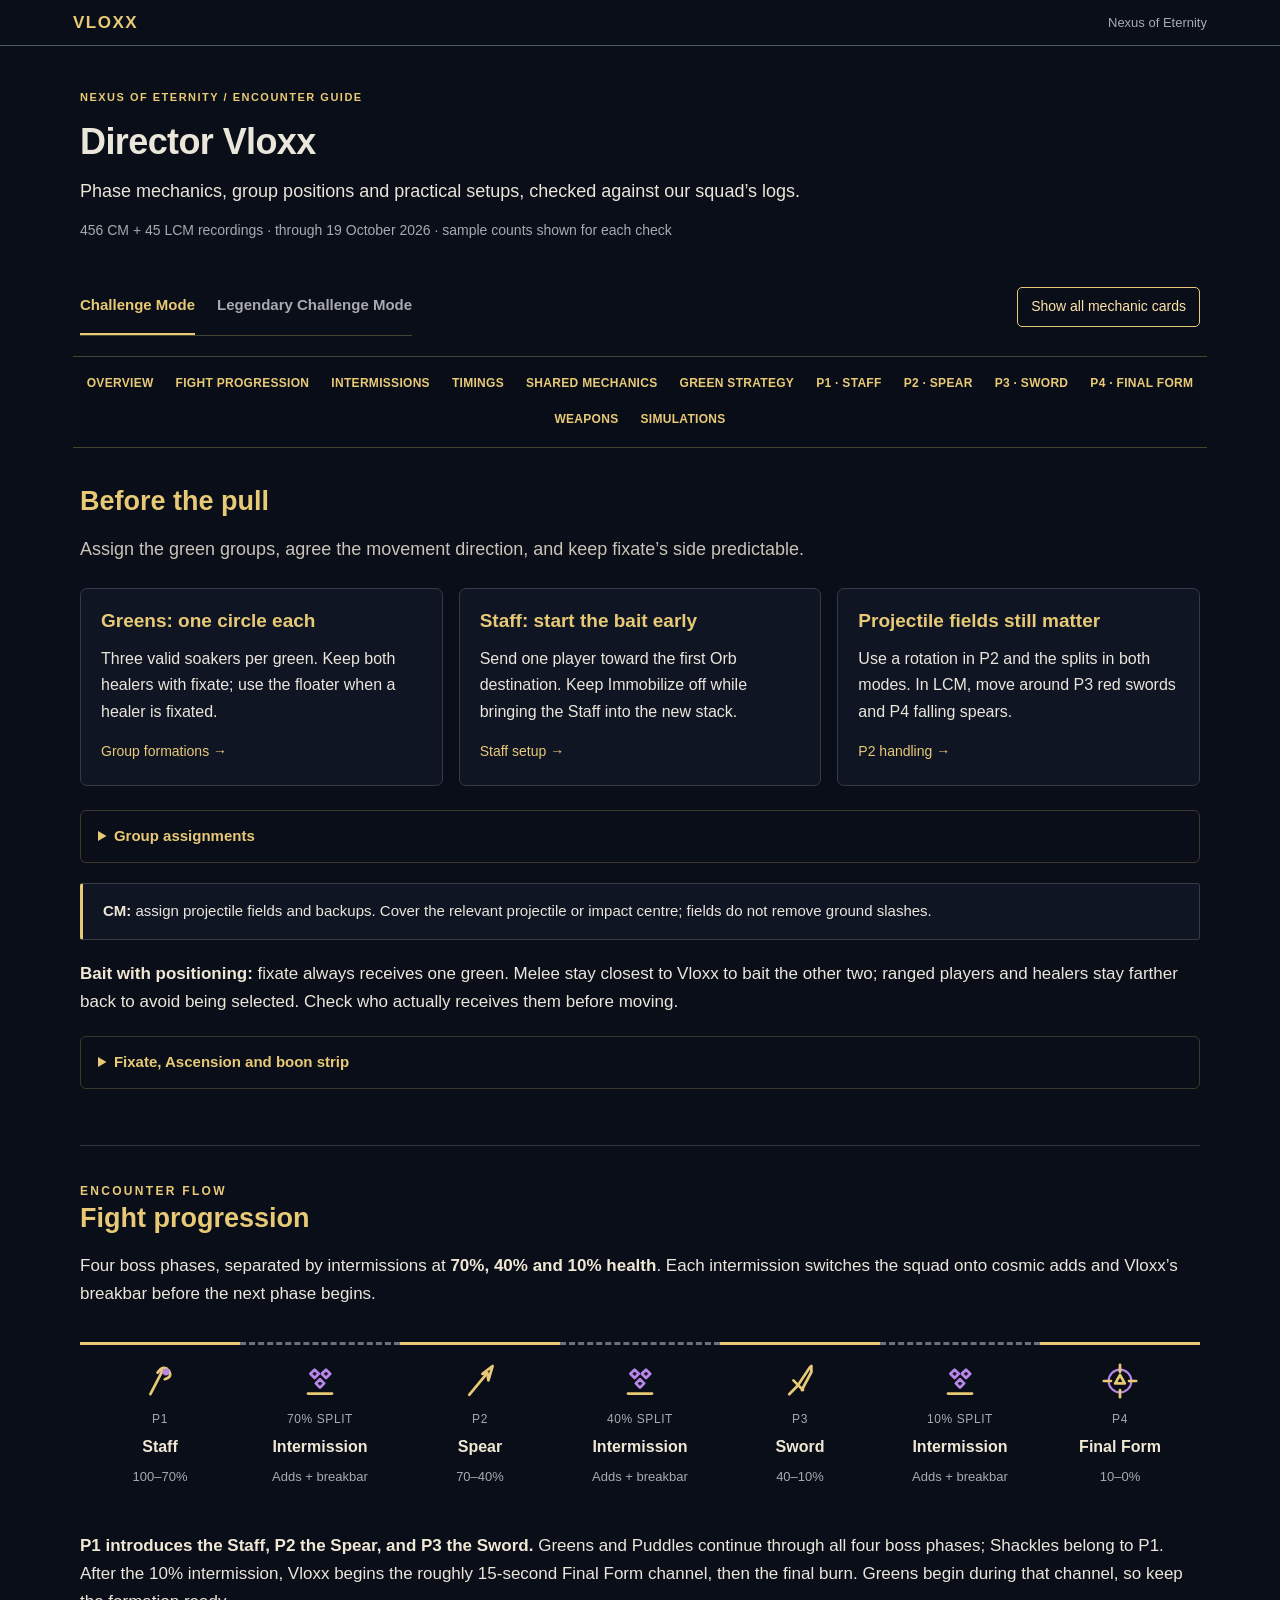
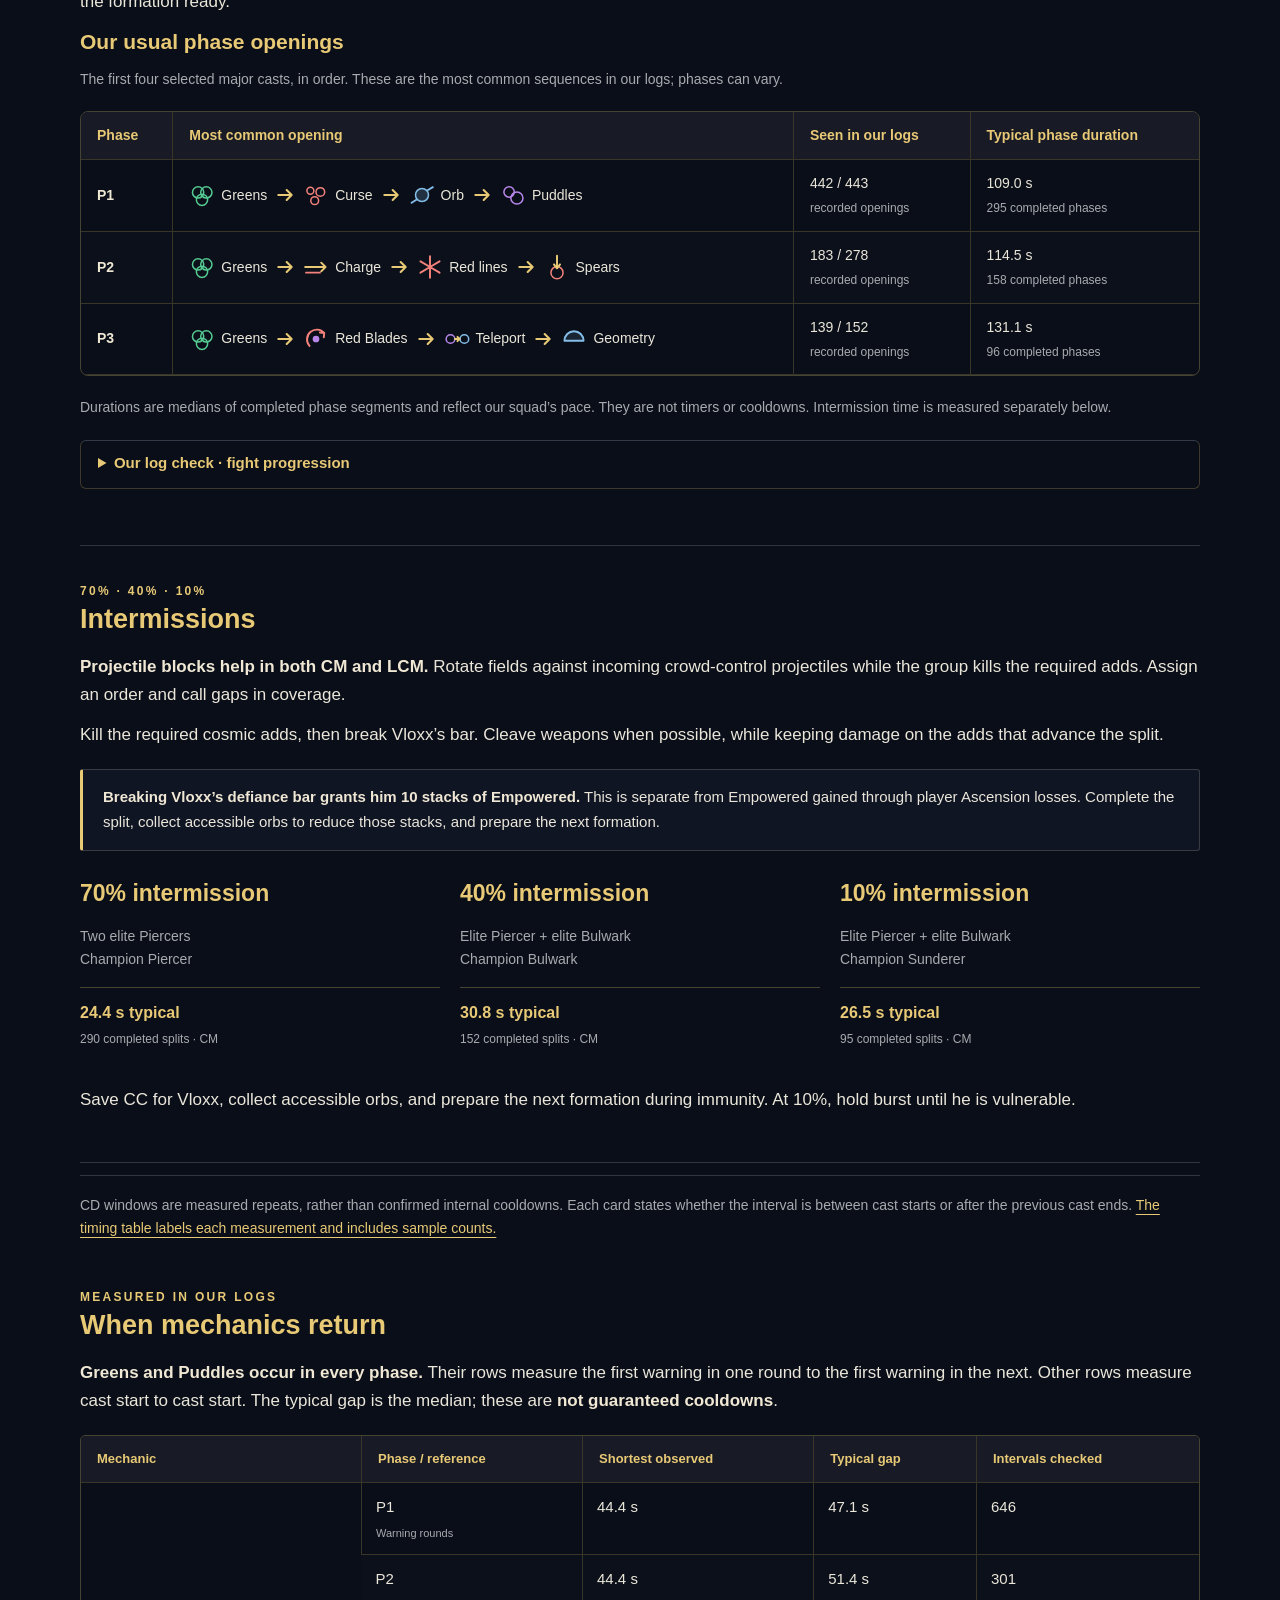
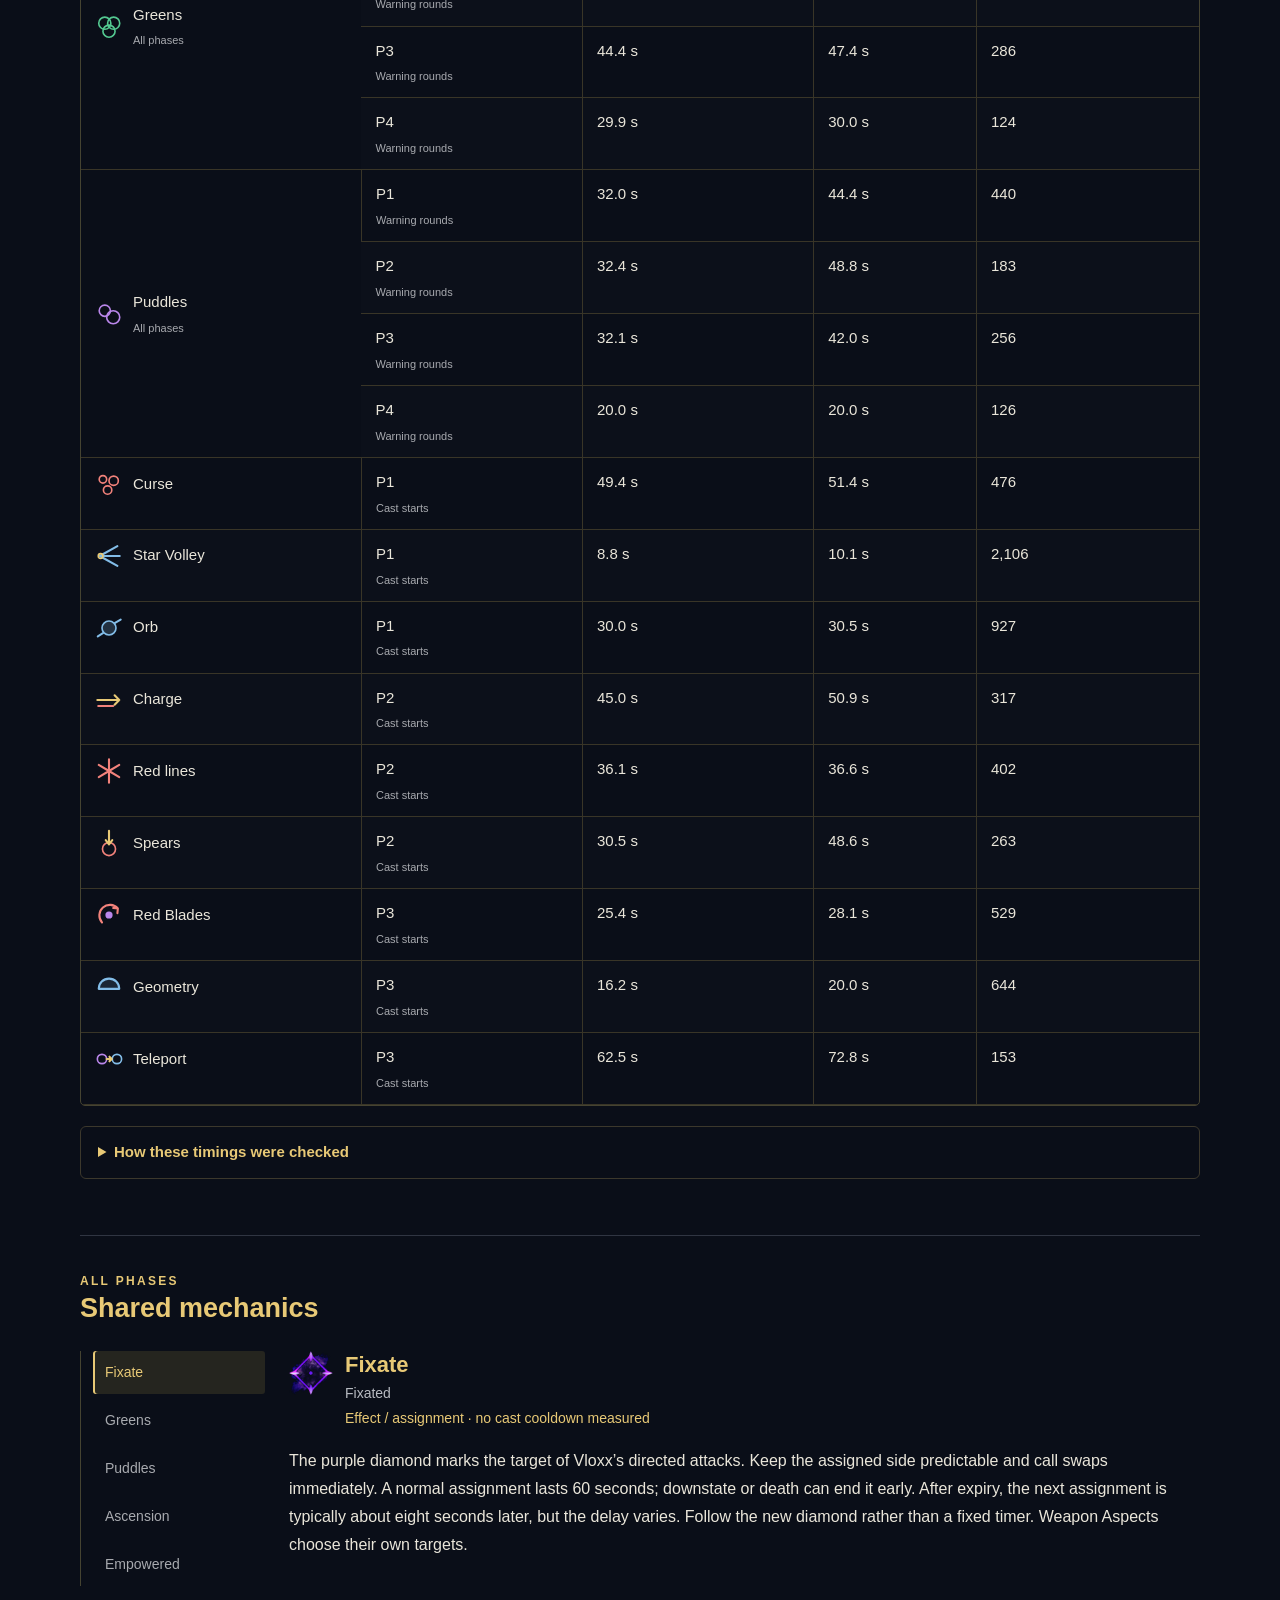
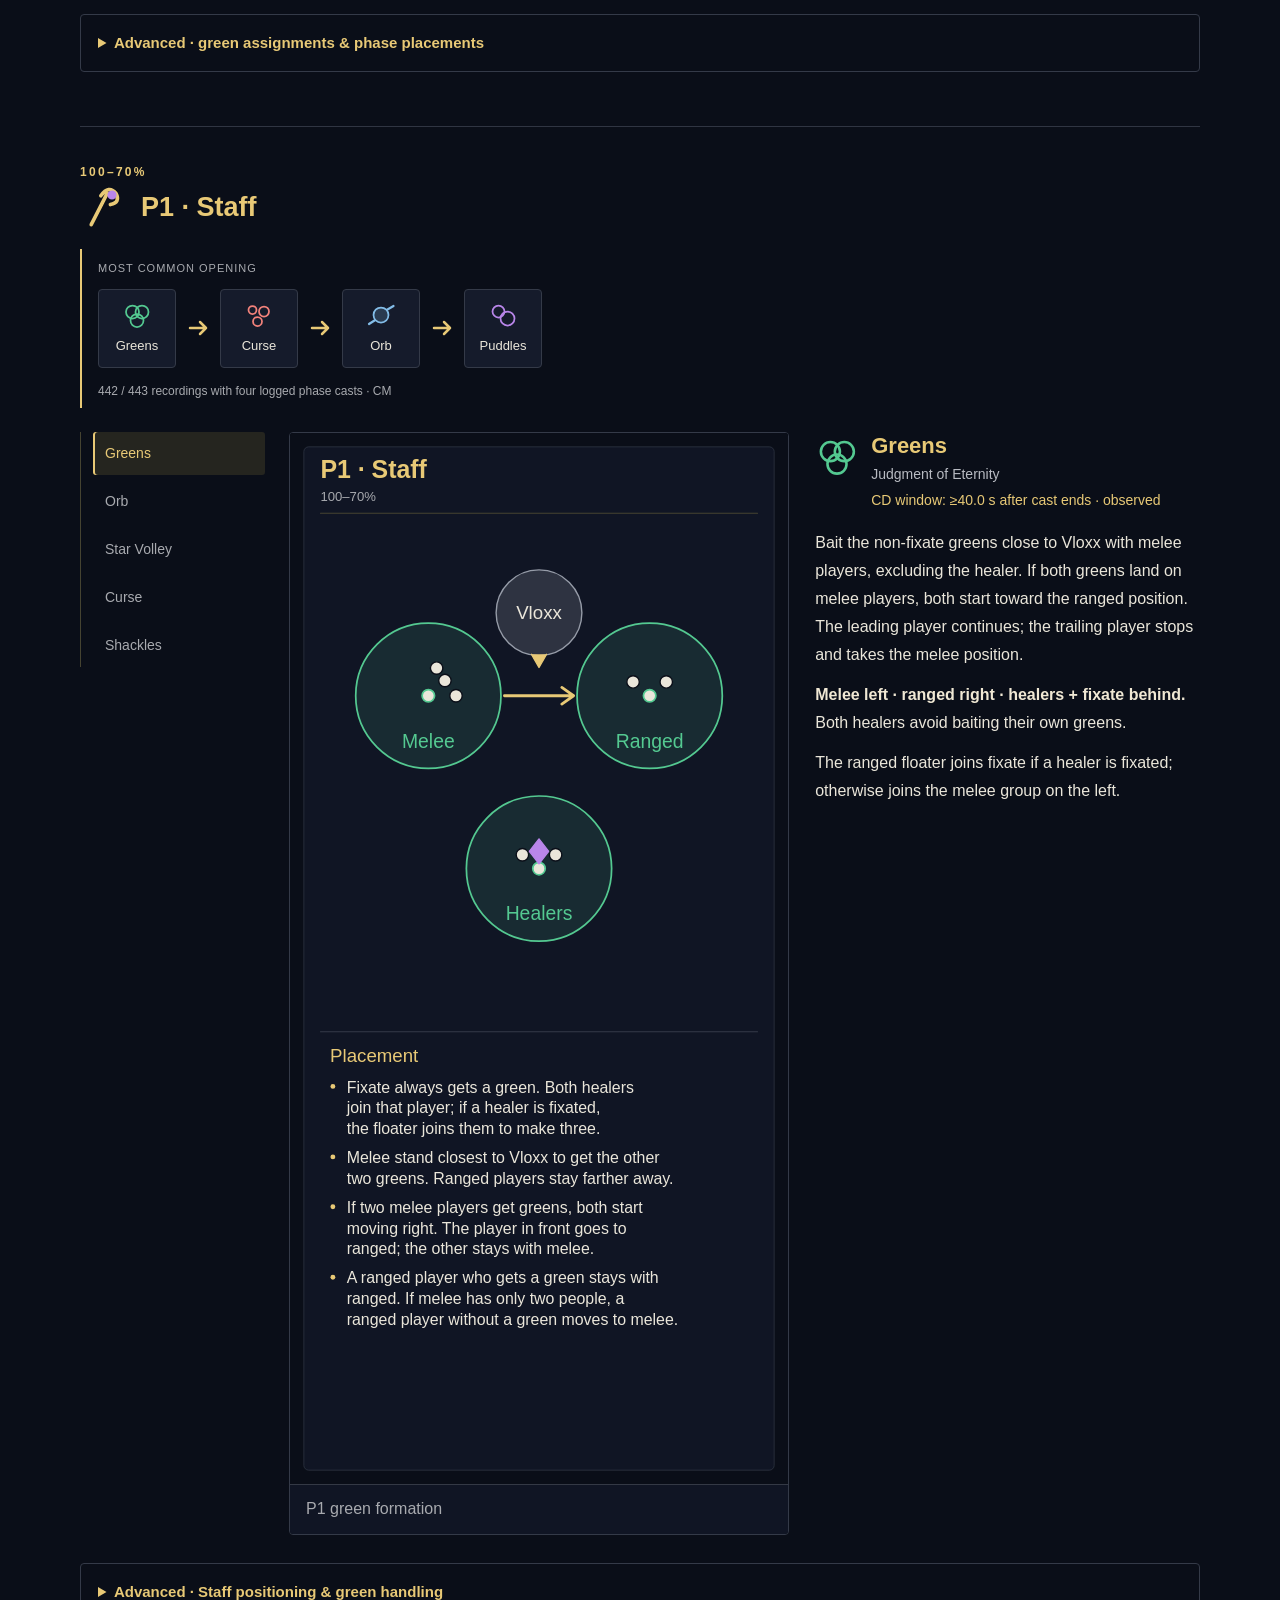
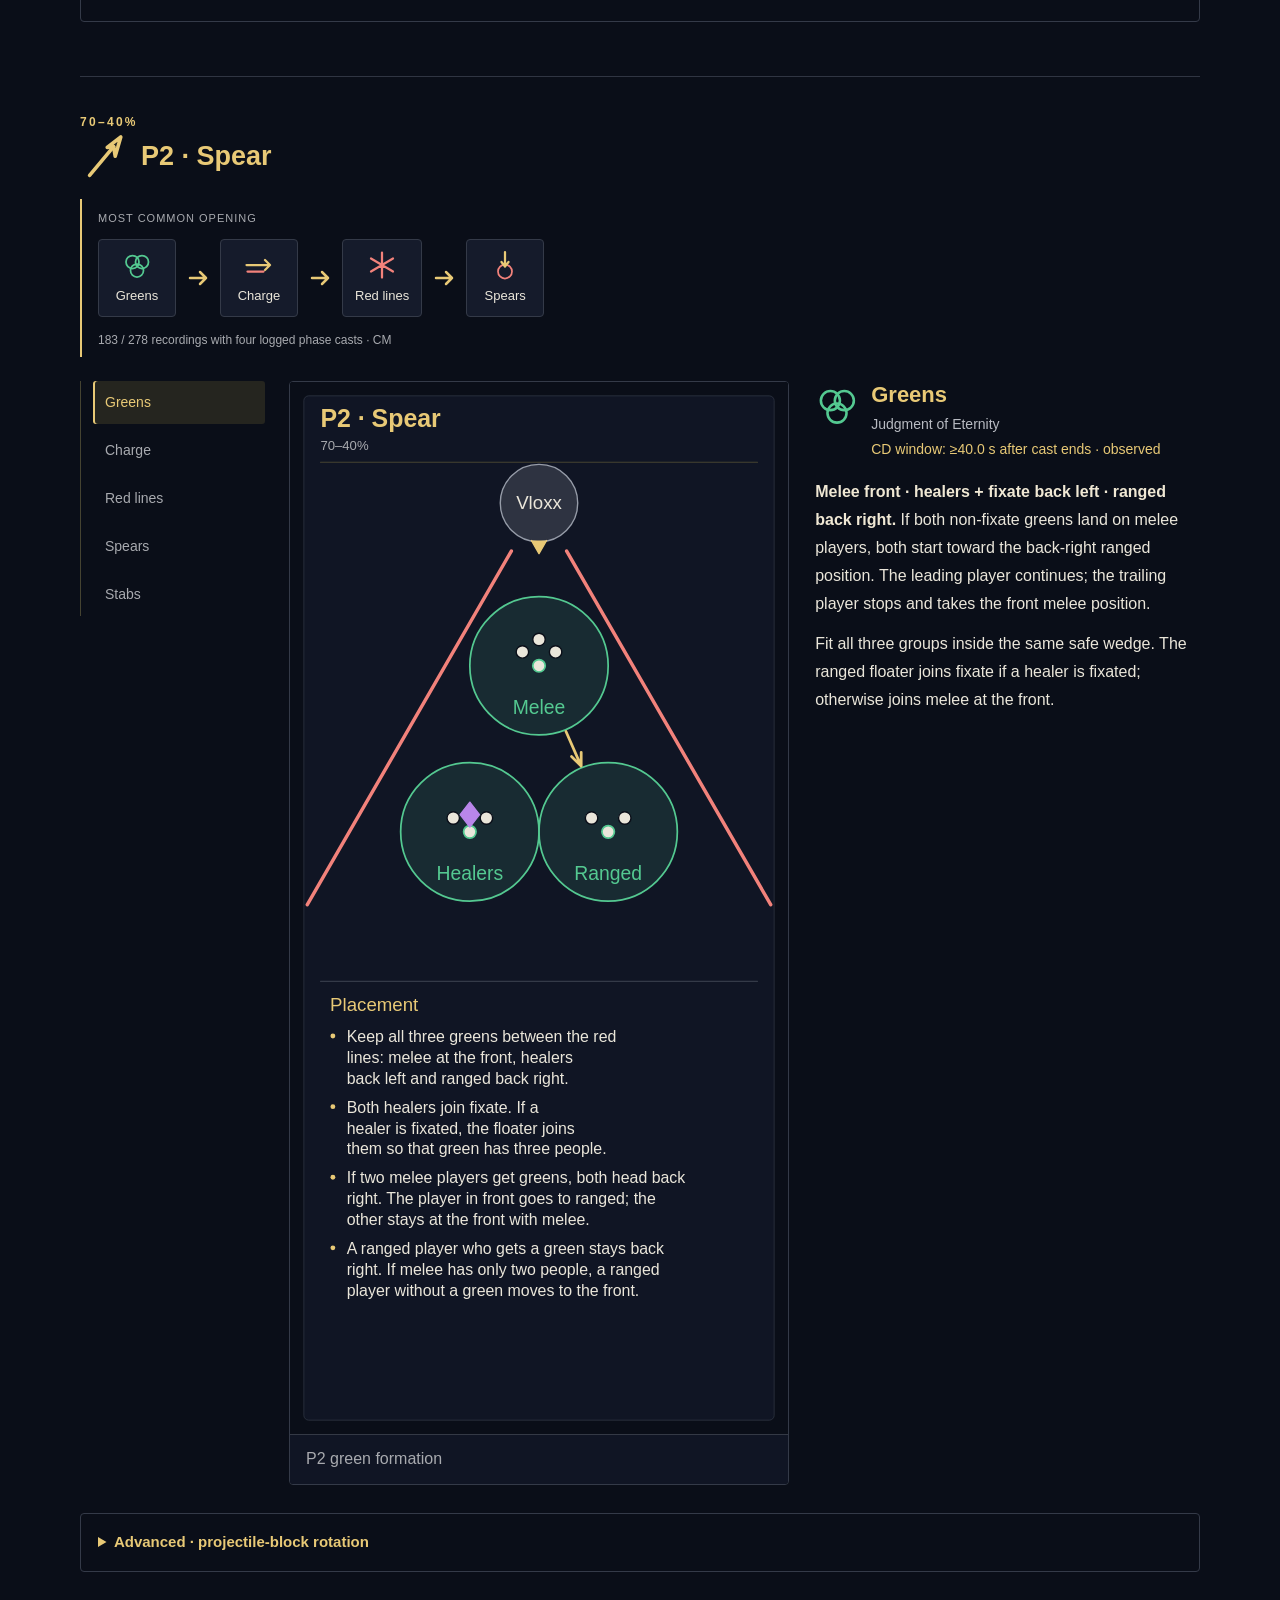
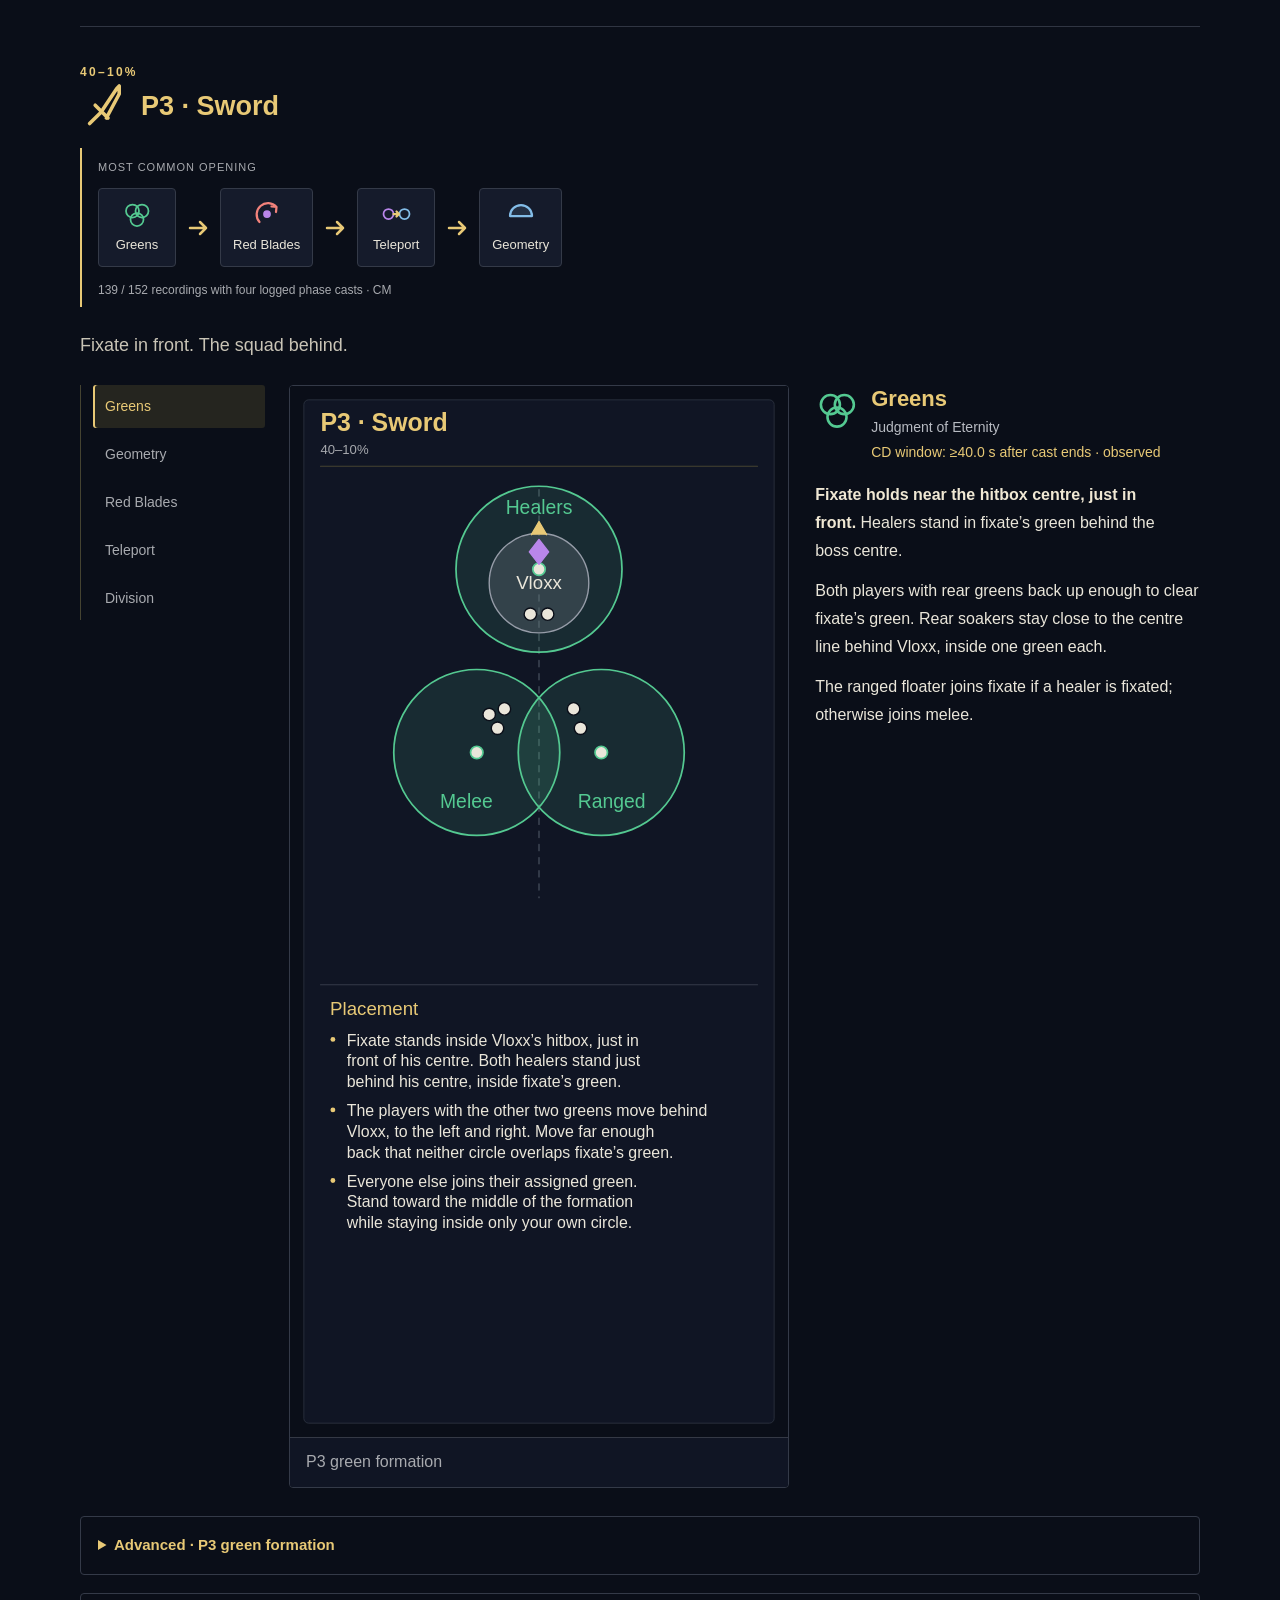
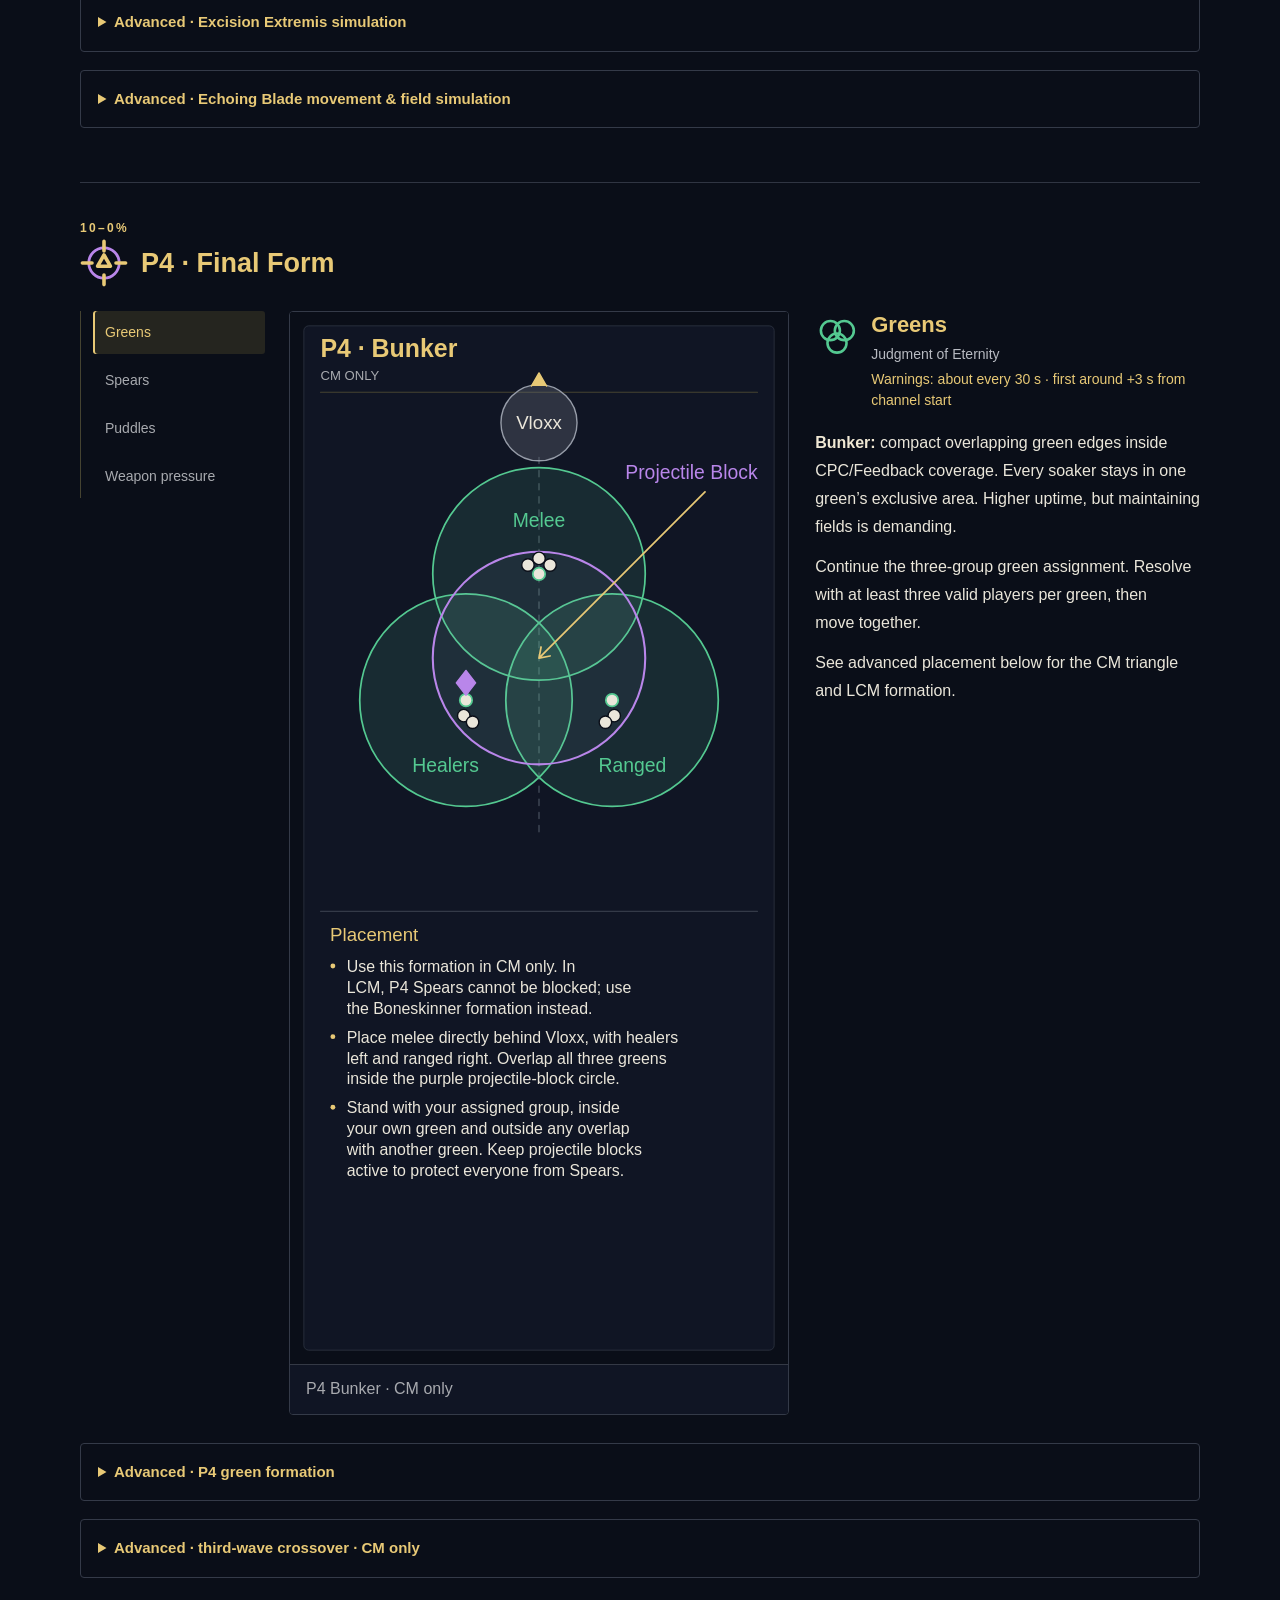
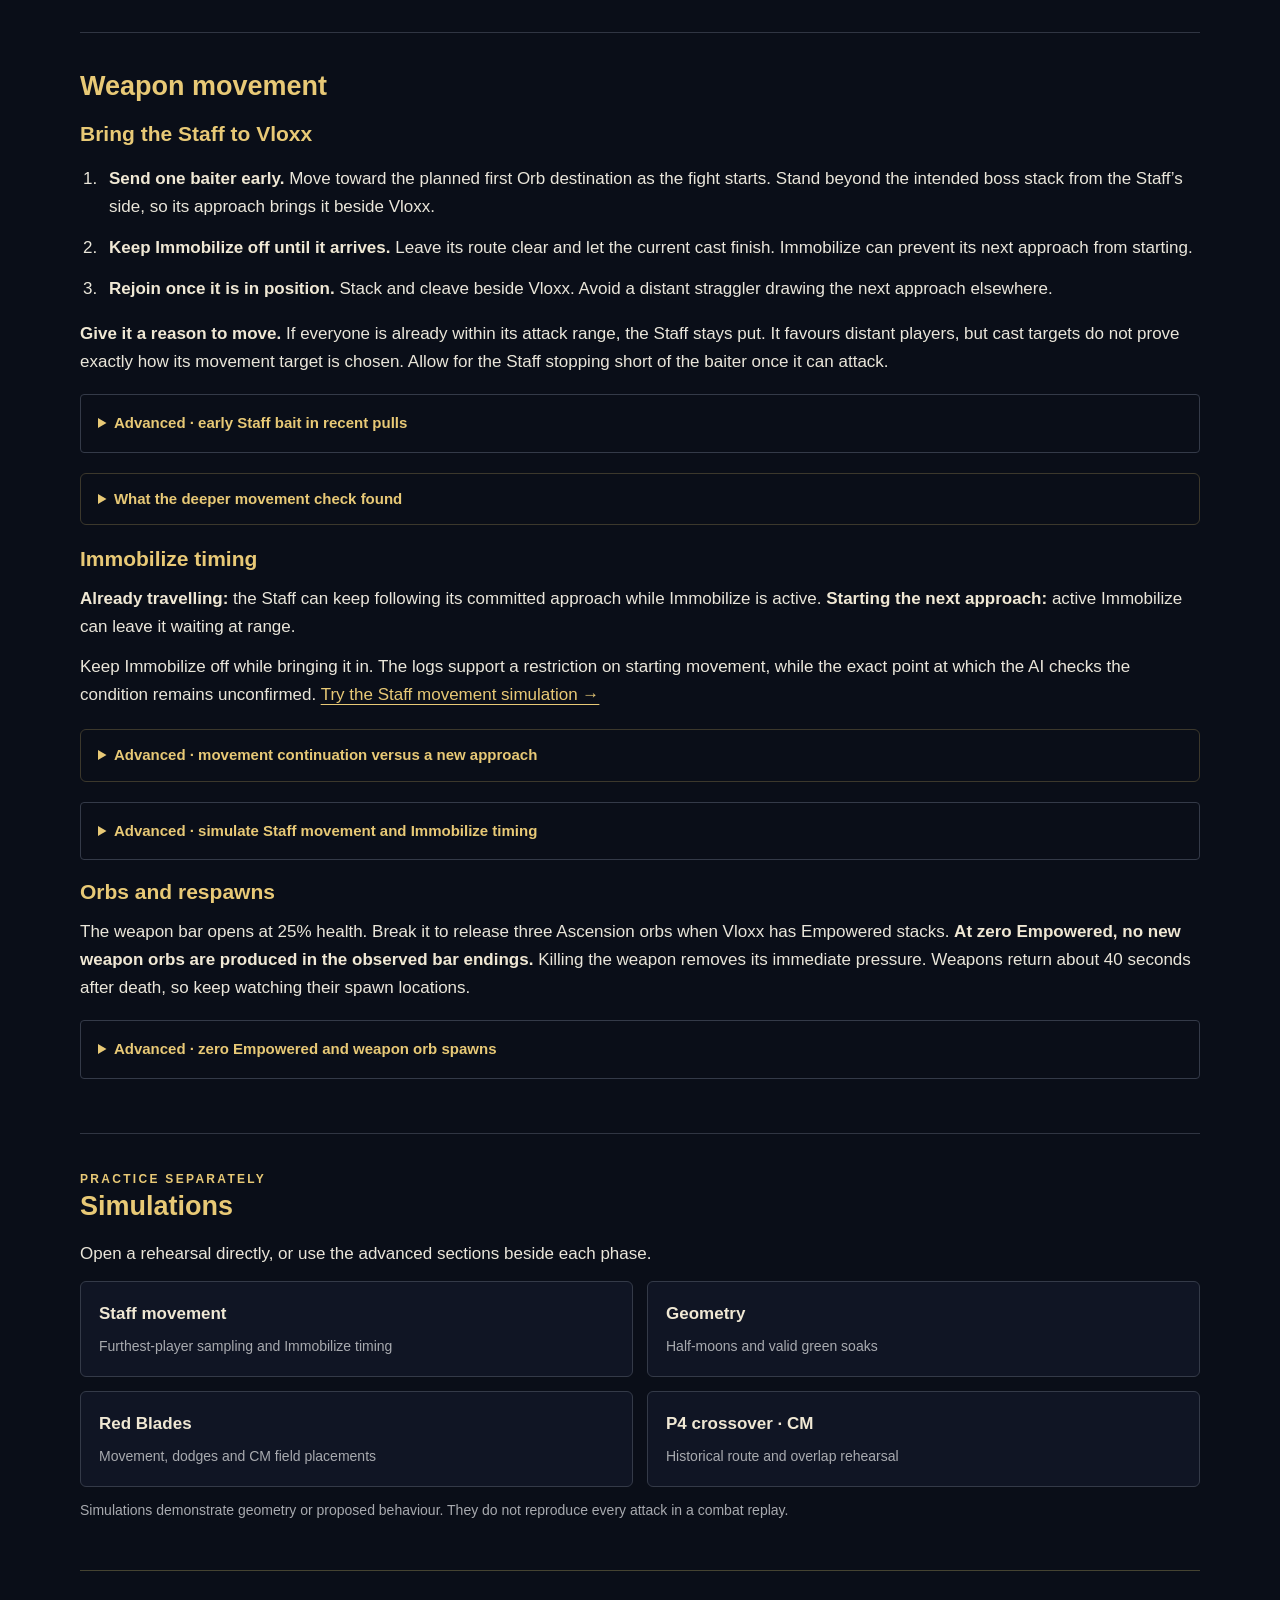
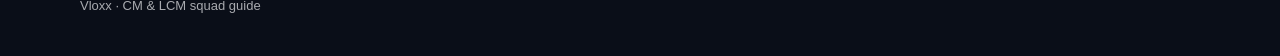
<file: index.html>
<!doctype html>
<html lang="en"><head><meta charset="utf-8"><meta name="viewport" content="width=device-width, initial-scale=1"><meta http-equiv="refresh" content="0; url=Vloxx_Guide.html"><title>Vloxx CM &amp; LCM Guide</title><script>location.replace("Vloxx_Guide.html"+location.search+location.hash);</script></head><body><p><a href="Vloxx_Guide.html">Open the Vloxx CM &amp; LCM guide</a></p></body></html>
</file>
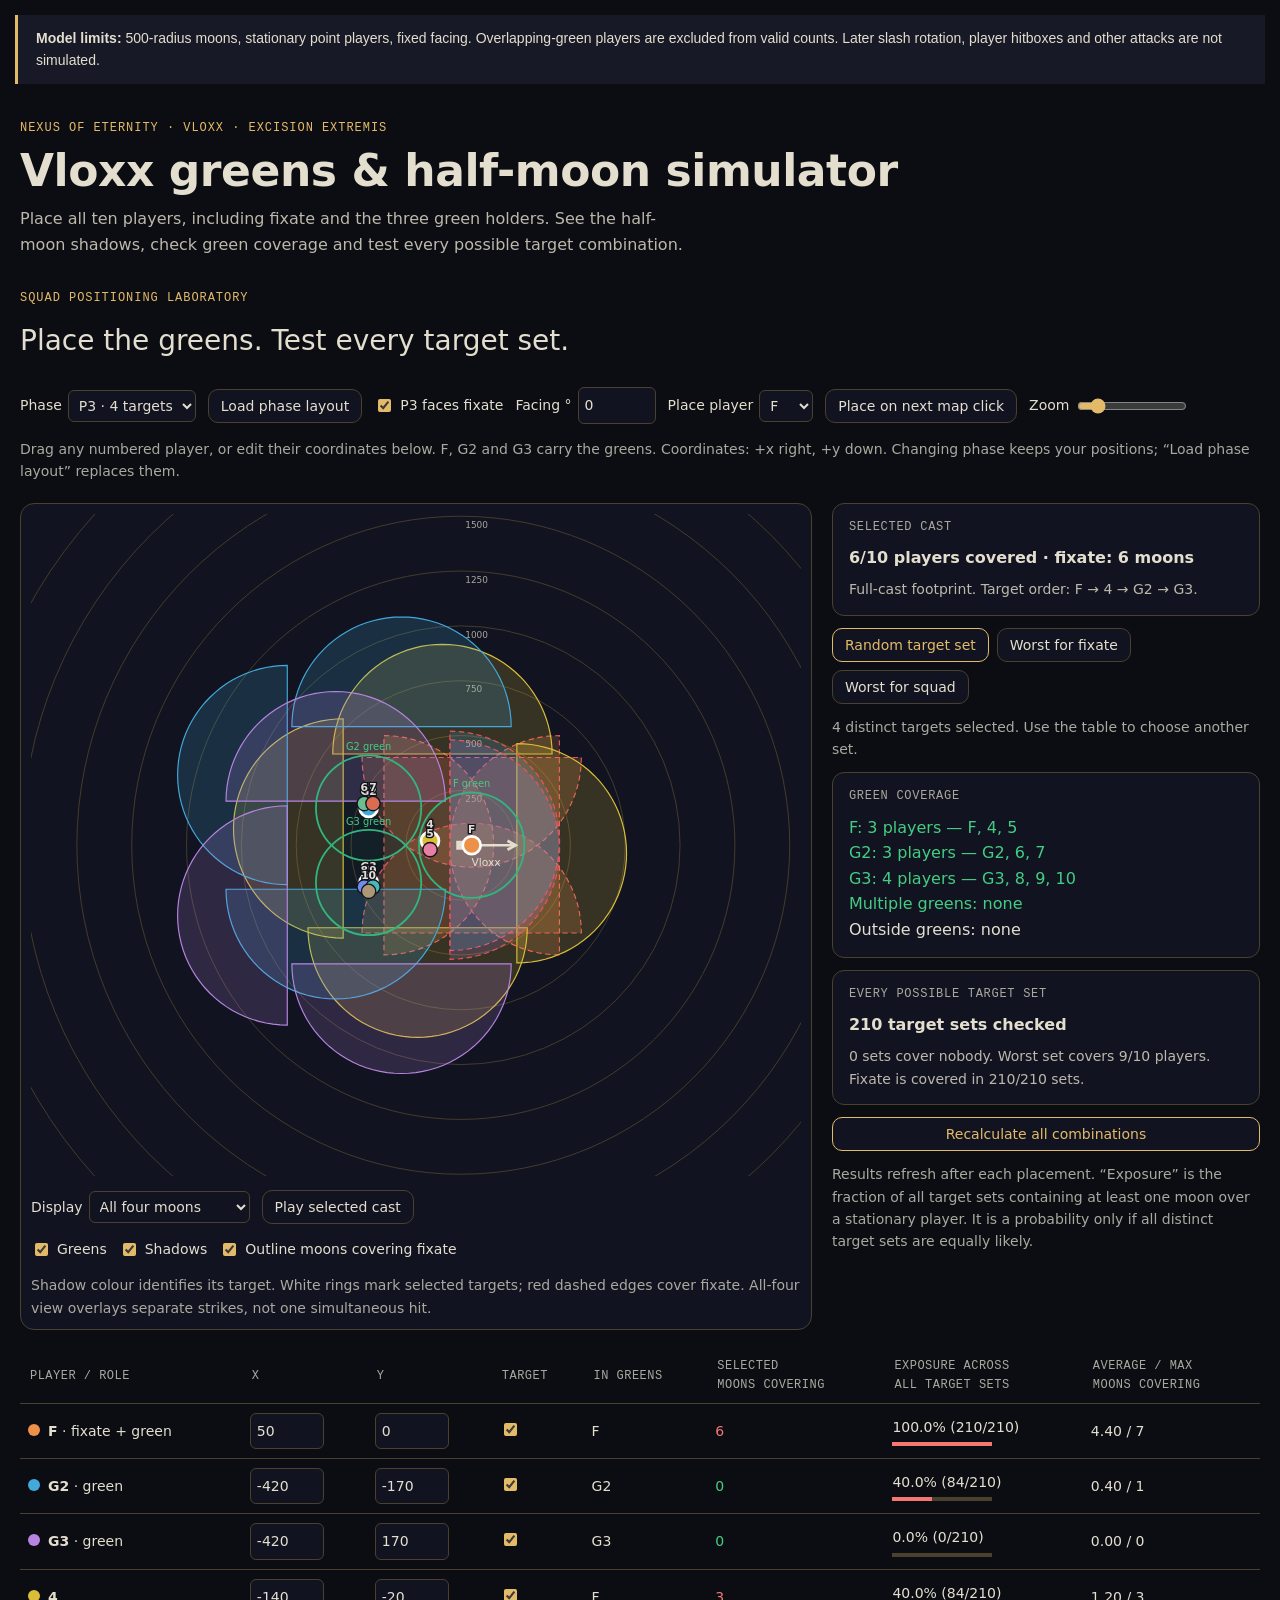
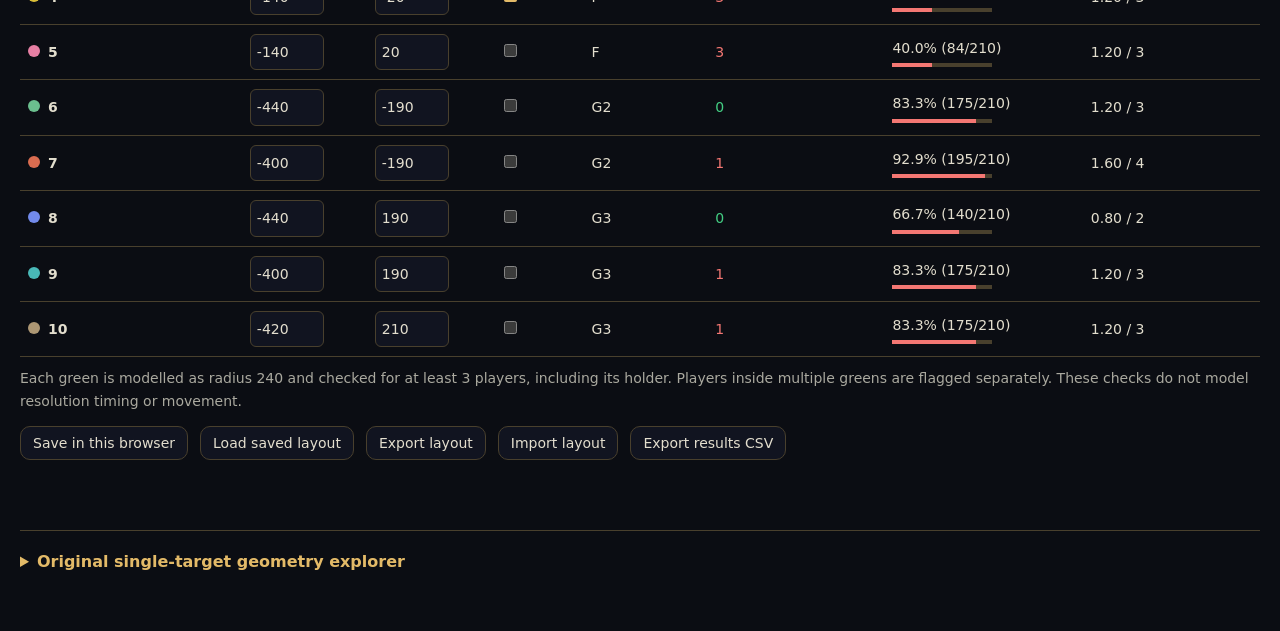
<file: excision-simulator.html>
<!doctype html>
<html lang="en" data-theme="dark">
<head>
<meta charset="utf-8">
<meta name="viewport" content="width=device-width, initial-scale=1">
<title>Vloxx · Greens and Half-Moon Simulator</title>



<style>
/* Layout: one column of reading text, then a two-pane bench (arena left, controls right) that stacks on phones. */
:root {
  --bg: #f6f6f9;
  --panel: #ffffff;
  --ink: #1b1b2a;
  --ink-2: #565673;
  --ink-3: #8a8aa3;
  --line: #dedee8;
  --arena: #eeeef5;
  --facing: rgba(84, 72, 196, 0.07);
  --accent: #5448c4;
  --hit: #d6453f;
  --hit-ink: #a32d2d;
  --miss: #8a8aa3;
  --miss-ink: #5c5c75;
  --safe: #13866a;
  --f-display: "Bricolage Grotesque", "Segoe UI", system-ui, sans-serif;
  --f-body: "IBM Plex Sans", "Segoe UI", system-ui, sans-serif;
  --f-mono: "IBM Plex Mono", ui-monospace, Consolas, monospace;
}
@media (prefers-color-scheme: dark) {
  :root:not([data-theme="light"]) {
    --bg: #131320; --panel: #1b1b2b; --ink: #ececf6; --ink-2: #b2b2c9; --ink-3: #7f7f9a; --line: #2e2e44;
    --arena: #171726; --facing: rgba(150, 140, 255, 0.09); --accent: #9d93ff; --hit: #ef6b62; --hit-ink: #ff9a92;
    --miss: #7f7f9a; --miss-ink: #a9a9c2; --safe: #4fcca9; color-scheme: dark;
  }
}
:root[data-theme="dark"] {
  --bg: #131320; --panel: #1b1b2b; --ink: #ececf6; --ink-2: #b2b2c9; --ink-3: #7f7f9a; --line: #2e2e44;
  --arena: #171726; --facing: rgba(150, 140, 255, 0.09); --accent: #9d93ff; --hit: #ef6b62; --hit-ink: #ff9a92;
  --miss: #7f7f9a; --miss-ink: #a9a9c2; --safe: #4fcca9; color-scheme: dark;
}
[hidden] { display: none !important; }
body { margin: 0; background: var(--bg); color: var(--ink); font-family: var(--f-body); font-size: 16px; line-height: 1.6; }
.wrap { max-width: 1080px; margin: 0 auto; padding-inline: 20px; padding-block: 32px 56px; display: grid; gap: 32px; }
h1 { font-family: var(--f-display); font-weight: 700; font-size: clamp(30px, 5vw, 44px); line-height: 1.05; margin: 0; text-wrap: balance; letter-spacing: -0.01em; }
h2 { font-family: var(--f-display); font-weight: 500; font-size: 22px; margin: 0 0 10px; text-wrap: balance; }
.eyebrow { font-family: var(--f-mono); font-size: 12px; letter-spacing: 0.08em; text-transform: uppercase; color: var(--accent); margin: 0 0 10px; }
.lede { max-width: 66ch; color: var(--ink-2); margin: 12px 0 0; }
p { margin: 0; }
.prose { max-width: 68ch; display: grid; gap: 12px; }
.prose p { color: var(--ink-2); }
.prose strong { color: var(--ink); font-weight: 500; }
code, .num { font-family: var(--f-mono); font-size: 0.92em; font-variant-numeric: tabular-nums; }
.bench { display: grid; grid-template-columns: minmax(0, 1.5fr) minmax(0, 1fr); gap: 20px; align-items: start; }
@media (max-width: 820px) { .bench { grid-template-columns: minmax(0, 1fr); } }
.arena { background: var(--panel); border: 1px solid var(--line); border-radius: 14px; padding: 10px; }
.arena svg { display: block; width: 100%; height: auto; touch-action: none; user-select: none; }
.side { display: grid; gap: 18px; min-width: 0; }
.group { display: grid; gap: 8px; }
.label { font-family: var(--f-mono); font-size: 12px; letter-spacing: 0.06em; text-transform: uppercase; color: var(--ink-3); }
.seg { display: flex; border: 1px solid var(--line); border-radius: 10px; overflow: hidden; background: var(--panel); }
.seg button { flex: 1; border: 0; background: transparent; color: var(--ink-2); font: 500 14px var(--f-body); padding: 9px 10px; cursor: pointer; }
.seg button + button { border-left: 1px solid var(--line); }
.seg button[aria-pressed="true"] { background: var(--accent); color: var(--panel); }
.row { display: flex; gap: 8px; flex-wrap: wrap; align-items: center; }
.btn { border: 1px solid var(--line); background: var(--panel); color: var(--ink); font: 500 14px var(--f-body); padding: 8px 12px; border-radius: 10px; cursor: pointer; }
.btn:hover { border-color: var(--ink-3); }
.btn.primary { border-color: var(--accent); color: var(--accent); }
button:focus-visible, input:focus-visible { outline: 2px solid var(--accent); outline-offset: 2px; }
input[type=range] { width: 100%; accent-color: var(--accent); }
.slider { display: flex; gap: 12px; align-items: center; }
.slider output { font-family: var(--f-mono); font-variant-numeric: tabular-nums; min-width: 44px; text-align: right; }
.hint { font-size: 14px; color: var(--ink-3); }
.verdict { border: 1px solid var(--line); border-radius: 12px; padding: 14px 16px; background: var(--panel); display: grid; gap: 4px; }
.verdict .big { font-family: var(--f-display); font-size: 22px; font-weight: 500; }
.verdict .big.hit { color: var(--hit-ink); }
.verdict .big.safe { color: var(--safe); }
.verdict .small { font-size: 14px; color: var(--ink-2); }
.legend { display: grid; gap: 6px; font-size: 14px; color: var(--ink-2); }
.legend span.sw { display: inline-block; width: 14px; height: 14px; border-radius: 3px; vertical-align: -2px; margin-right: 8px; border: 1px solid; }
.cols { display: grid; grid-template-columns: repeat(auto-fit, minmax(300px, 1fr)); gap: 28px; }
.tbl { overflow-x: auto; }
table { border-collapse: collapse; font-size: 14px; width: 100%; }
th, td { text-align: left; padding: 7px 10px; border-bottom: 1px solid var(--line); white-space: nowrap; }
th { font-family: var(--f-mono); font-weight: 500; font-size: 12px; letter-spacing: 0.04em; text-transform: uppercase; color: var(--ink-3); }
td.num { text-align: right; }
.foot { font-size: 14px; color: var(--ink-3); max-width: 75ch; }
@media (prefers-reduced-motion: reduce) { * { transition: none !important; } }
.wrap{max-width:1480px} .shead{display:flex;justify-content:space-between;gap:16px;align-items:center}.shead h2{font-size:28px}.toolbar{display:flex;align-items:center;gap:12px;flex-wrap:wrap;margin:14px 0}.toolbar label{display:flex;gap:6px;align-items:center;font-size:14px}.toolbar input[type=range]{width:110px}.toolbar input[type=number]{width:64px}select,input[type=number]{background:var(--panel);color:var(--ink);border:1px solid var(--line);border-radius:6px;padding:6px;font:inherit}input[type=checkbox]{accent-color:var(--accent)}.sbench{display:grid;grid-template-columns:minmax(0,1.85fr) minmax(280px,1fr);gap:20px;margin-top:20px}.scontrols{display:grid;gap:12px;align-content:start}.scontrols .verdict{gap:8px}#squadmap{max-height:740px}#squadmap .player{cursor:grab}#squadmap .player:focus{outline:none}#squadmap .player:focus circle{stroke:var(--accent);stroke-width:4}.tablewrap{overflow-x:auto;margin:20px 0 10px}#playertable input[type=number]{width:74px;box-sizing:border-box}#playertable td{padding:9px 8px}#playertable .bar{display:block;width:100px;height:4px;margin-top:4px;background:var(--line)}#playertable .bar i{display:block;height:4px;background:var(--hit)}.good{color:var(--safe)}.bad{color:var(--hit-ink)}.tag{display:inline-block;width:12px;height:12px;border-radius:50%;margin-right:8px}details{border-top:1px solid var(--line);padding-top:18px;margin-top:24px}summary{cursor:pointer;color:var(--accent);font-weight:600}details .prose{padding-top:15px;max-width:95ch}#simstate{font-size:13px;color:var(--safe)}@media(max-width:900px){.sbench{grid-template-columns:1fr}.shead{display:block}.wrap{padding-inline:12px}#playertable{font-size:12px}}

</style>

<style>:root,:root[data-theme=dark]{--bg:#0b0d13;--panel:#111420;--ink:#e3dece;--ink-2:#bcb8ab;--ink-3:#aaa99f;--line:#49402d;--arena:#111420;--accent:#e3ba68;--safe:#43cd83;--hit:#f47773;--hit-ink:#f47773;--facing:#e3ba6812;color-scheme:dark}body{background:#0b0d13;color:#e3dece}.wrap{padding-top:20px}button,input,select{color-scheme:dark}.model-note{padding:12px 18px;border-left:3px solid #e3ba68;background:#171a26;color:#e3dece;font:14px/1.6 'Segoe UI',sans-serif;margin:15px}</style></head>
<body><div class="model-note"><strong>Model limits:</strong> 500-radius moons, stationary point players, fixed facing. Overlapping-green players are excluded from valid counts. Later slash rotation, player hitboxes and other attacks are not simulated.</div>
<div class="wrap">
  <header>
    <p class="eyebrow">Nexus of Eternity · Vloxx · Excision Extremis</p>
    <h1>Vloxx greens &amp; half-moon simulator</h1>
    <p class="lede">Place all ten players, including fixate and the three green holders. See the half-moon shadows, check green coverage and test every possible target combination.</p>
  </header>

<section id="squad" aria-label="Ten-player positioning simulator">
 <div class="shead"><div><p class="eyebrow">Squad positioning laboratory</p><h2>Place the greens. Test every target set.</h2></div><span id="simstate" role="status"></span></div>
 <div class="toolbar">
  <label>Phase <select id="qphase"><option value="3">P3 · 4 targets</option><option value="4">P4 · 3 targets</option></select></label>
  <button class="btn" id="preset">Load phase layout</button>
  <label><input type="checkbox" id="autoface" checked> P3 faces fixate</label>
  <label>Facing ° <input type="number" id="qface" min="0" max="359" value="0"></label>
  <label>Place player <select id="placePlayer"><option value="0">F</option><option value="1">G2</option><option value="2">G3</option><option value="3">4</option><option value="4">5</option><option value="5">6</option><option value="6">7</option><option value="7">8</option><option value="8">9</option><option value="9">10</option></select></label><button class="btn" id="placeClick">Place on next map click</button>
  <label>Zoom <input type="range" id="zoom" min="0.7" max="3" step="0.1" value="1"></label>
 </div>
 <p class="hint">Drag any numbered player, or edit their coordinates below. F, G2 and G3 carry the greens. Coordinates: +x right, +y down. Changing phase keeps your positions; “Load phase layout” replaces them.</p>
 <div class="sbench">
  <div class="arena">
   <svg id="squadmap" viewBox="0 0 860 740" role="img" aria-label="Draggable ten-player layout with green circles and half-moon shadows"></svg>
   <div class="toolbar"><label>Display <select id="qwave"><option value="all">All four moons</option><option value="0">Moon 1 per target</option><option value="1">Moon 2 per target</option><option value="2">Moon 3 per target</option><option value="3">Moon 4 per target</option></select></label><button class="btn" id="qplay">Play selected cast</button><span id="qclock" class="num"></span></div>
   <div class="toolbar"><label><input type="checkbox" id="showgreens" checked> Greens</label><label><input type="checkbox" id="showshadows" checked> Shadows</label><label><input type="checkbox" id="redfix" checked> Outline moons covering fixate</label></div>
   <p class="hint">Shadow colour identifies its target. White rings mark selected targets; red dashed edges cover fixate. All-four view overlays separate strikes, not one simultaneous hit.</p>
  </div>
  <aside class="scontrols">
   <div class="verdict"><span class="label">Selected cast</span><strong id="selectedsummary"></strong><span id="selecteddetail" class="small"></span></div>
   <div class="row"><button class="btn primary" id="randomset">Random target set</button><button class="btn" id="worstfix">Worst for fixate</button><button class="btn" id="worstsquad">Worst for squad</button></div>
   <p class="hint" id="selectionhint"></p>
   <div class="verdict"><span class="label">Green coverage</span><div id="greenstatus"></div></div>
   <div class="verdict"><span class="label">Every possible target set</span><strong id="totalsets"></strong><span id="allsummary" class="small"></span></div>
   <button class="btn primary" id="runall">Recalculate all combinations</button>
   <p class="hint">Results refresh after each placement. “Exposure” is the fraction of all target sets containing at least one moon over a stationary player. It is a probability only if all distinct target sets are equally likely.</p>
  </aside>
 </div>
 <div class="tablewrap"><table id="playertable"><thead><tr><th>Player / role</th><th>X</th><th>Y</th><th>Target</th><th>In greens</th><th>Selected<br>moons covering</th><th>Exposure across<br>all target sets</th><th>Average / max<br>moons covering</th></tr></thead><tbody></tbody></table></div>
 <p class="hint">Each green is modelled as radius 240 and checked for at least 3 players, including its holder. Players inside multiple greens are flagged separately. These checks do not model resolution timing or movement.</p>
 <div class="toolbar"><button class="btn" id="saveLayout">Save in this browser</button><button class="btn" id="loadLayout">Load saved layout</button><button class="btn" id="exportLayout">Export layout</button><label class="btn">Import layout <input type="file" id="importLayout" accept=".json,application/json" hidden></label><button class="btn" id="exportResults">Export results CSV</button></div>
 
</section>

<details><summary>Original single-target geometry explorer</summary>
  <section class="bench" aria-label="Interactive demo">
    <div class="arena">
      <svg id="sv" viewBox="0 0 640 640" role="img" aria-labelledby="svt">
        <title id="svt">Vloxx, his facing, a targeted player and the four half-moons placed around them</title>
        <rect x="0" y="0" width="640" height="640" rx="8" fill="var(--arena)"></rect>
        <path id="half" fill="var(--facing)"></path>
        <g id="grid"></g>
        <g id="moons"></g>
        <circle id="ring" fill="none" stroke="var(--ink-3)" stroke-dasharray="4 5" stroke-width="1"></circle>
        <line id="tl" stroke="var(--ink-3)" stroke-width="1" stroke-dasharray="2 5"></line>
        <text id="ringl" font-family="IBM Plex Mono, monospace" font-size="11" fill="var(--ink-3)">400</text>
        <g id="vx"></g>
        <g id="tg" style="cursor:grab" tabindex="0" aria-label="Target, drag to move">
          <circle id="tc" r="10" fill="var(--accent)" stroke="var(--panel)" stroke-width="2.5"></circle>
          <text id="tt" font-family="IBM Plex Sans, sans-serif" font-size="13" fill="var(--ink-2)" text-anchor="middle">target</text>
        </g>
      </svg>
    </div>

    <div class="side">
      <div class="group">
        <span class="label">Phase</span>
        <div class="seg" role="group" aria-label="Phase">
          <button id="p3" aria-pressed="true">Sword phase, 40–10%</button>
          <button id="p4" aria-pressed="false">Final form, &lt;10%</button>
        </div>
        <p class="hint" id="phasenote"></p>
      </div>

      <div class="group" id="facgroup">
        <label class="label" for="fac">Vloxx's facing</label>
        <div class="slider"><input type="range" id="fac" min="0" max="359" step="1" value="270"><output id="facv" for="fac">270°</output></div>
        <div class="row"><button class="btn" id="faceT">Face the target, as if fixated</button></div>
      </div>

      <div class="group">
        <span class="label">Put the target</span>
        <div class="row">
          <button class="btn" id="bf">In front</button>
          <button class="btn" id="bs">To the side</button>
          <button class="btn" id="bb">Behind</button>
        </div>
        <p class="hint">Or drag the target dot.</p>
      </div>

      <div class="verdict" aria-live="polite">
        <span class="big" id="vbig"></span>
        <span class="small" id="vsmall"></span>
      </div>

      <div class="group">
        <div class="row"><button class="btn primary" id="play">Play the four in order</button></div>
        <p class="hint" id="clock">Shows each half-moon from when it appears to when it strikes, 2 s later.</p>
      </div>

      <div class="legend">
        <span><span class="sw" style="background:color-mix(in srgb, var(--hit) 30%, transparent);border-color:var(--hit-ink)"></span>Half-moon the target is inside</span>
        <span><span class="sw" style="background:color-mix(in srgb, var(--miss) 18%, transparent);border-color:var(--miss-ink)"></span>Half-moon that misses the target</span>
        <span><span class="sw" style="background:var(--facing);border-color:var(--line)"></span>The half Vloxx faces</span>
        <span>Numbers give the order the four appear in.</span>
      </div>
    </div>
  </section>

</details>

</div>

<script>
(function () {
  const S = 0.135, C0 = 320, R = 500, D = 400, APPEAR = [0, 520, 1040, 1560], STRIKE = 2000, LIFE = 2500;
  const $ = (id) => document.getElementById(id);
  const sv = $('sv');
  let phase = 3, fac = 270, T = { x: 0, y: -900 }, drag = false, playStart = null;

  const sp = (p) => ({ x: C0 + p.x * S, y: C0 + p.y * S });
  const rot = (v, a) => ({ x: v.x * Math.cos(a) - v.y * Math.sin(a), y: v.x * Math.sin(a) + v.y * Math.cos(a) });
  const f1 = (n) => n.toFixed(1);

  let grid = '';
  [500, 1000, 1500, 2000].forEach((r) => {
    grid += `<circle cx="${C0}" cy="${C0}" r="${r * S}" fill="none" stroke="var(--line)" stroke-width="1"/>`;
    grid += `<text x="${C0 + 4}" y="${C0 - r * S - 4}" font-family="IBM Plex Mono, monospace" font-size="10" fill="var(--ink-3)">${r}</text>`;
  });
  $('grid').innerHTML = grid;

  function moonPolygon(C, n) {
    const base = Math.atan2(n.y, n.x); const pts = [];
    for (let i = 0; i <= 40; i++) {
      const t = base - Math.PI / 2 + Math.PI * i / 40;
      const p = sp({ x: C.x + R * Math.cos(t), y: C.y + R * Math.sin(t) });
      pts.push(f1(p.x) + ',' + f1(p.y));
    }
    return pts.join(' ');
  }

  function draw(now) {
    const f = fac * Math.PI / 180, F = { x: Math.cos(f), y: Math.sin(f) };
    const len = Math.hypot(T.x, T.y) || 1, w = { x: -T.x / len, y: -T.y / len };
    const fromFrame = typeof now === 'number';
    const t = playStart === null ? null : (fromFrame ? now : performance.now()) - playStart;
    let g = '', inside = 0;
    for (let k = 0; k < 4; k++) {
      const a = k * Math.PI / 2, n = rot(F, a), o = rot(w, a);
      const C = { x: T.x + D * o.x, y: T.y + D * o.y };
      const ins = ((T.x - C.x) * n.x + (T.y - C.y) * n.y) >= -1;
      if (ins) inside++;
      let op = 1, striking = false;
      if (t !== null) {
        const age = t - APPEAR[k];
        if (age < 0 || age > LIFE) continue;
        striking = age >= STRIKE;
        op = striking ? 1 : 0.35 + 0.65 * age / STRIKE;
      }
      const fill = ins ? 'var(--hit)' : 'var(--miss)', ink = ins ? 'var(--hit-ink)' : 'var(--miss-ink)';
      const fo = (ins ? 0.24 : 0.12) * op * (striking ? 2.2 : 1);
      g += `<polygon points="${moonPolygon(C, n)}" fill="${fill}" fill-opacity="${f1(fo * 100) / 100}" stroke="${ink}" stroke-opacity="${op}" stroke-width="${striking ? 2 : 1.2}"/>`;
      const c = sp(C), lp = sp({ x: C.x + 0.42 * R * n.x, y: C.y + 0.42 * R * n.y });
      g += `<circle cx="${f1(c.x)}" cy="${f1(c.y)}" r="3.5" fill="${ink}" fill-opacity="${op}"/>`;
      g += `<text x="${f1(lp.x)}" y="${f1(lp.y + 6)}" font-family="Bricolage Grotesque, sans-serif" font-size="17" font-weight="700" text-anchor="middle" fill="${ink}" fill-opacity="${op}">${k + 1}</text>`;
    }
    $('moons').innerHTML = g;

    const tp = sp(T);
    $('ring').setAttribute('cx', tp.x); $('ring').setAttribute('cy', tp.y); $('ring').setAttribute('r', D * S);
    $('ringl').setAttribute('x', tp.x + D * S * 0.72 + 4); $('ringl').setAttribute('y', tp.y - D * S * 0.72);
    $('tl').setAttribute('x1', tp.x); $('tl').setAttribute('y1', tp.y); $('tl').setAttribute('x2', C0); $('tl').setAttribute('y2', C0);
    $('tc').setAttribute('cx', tp.x); $('tc').setAttribute('cy', tp.y);
    $('tt').setAttribute('x', tp.x); $('tt').setAttribute('y', tp.y + 26);

    const big = 3000 * S, a1 = f - Math.PI / 2, a2 = f + Math.PI / 2;
    $('half').setAttribute('d', `M${f1(C0 + big * Math.cos(a1))},${f1(C0 + big * Math.sin(a1))} A${big},${big} 0 0 1 ${f1(C0 + big * Math.cos(a2))},${f1(C0 + big * Math.sin(a2))} Z`);
    const ae = { x: C0 + 70 * F.x, y: C0 + 70 * F.y }, hl = rot(F, 2.6), hr = rot(F, -2.6);
    $('vx').innerHTML =
      `<line x1="${C0}" y1="${C0}" x2="${f1(ae.x)}" y2="${f1(ae.y)}" stroke="var(--ink)" stroke-width="2.5"/>` +
      `<polygon points="${f1(ae.x)},${f1(ae.y)} ${f1(ae.x + 12 * hl.x)},${f1(ae.y + 12 * hl.y)} ${f1(ae.x + 12 * hr.x)},${f1(ae.y + 12 * hr.y)}" fill="var(--ink)"/>` +
      `<rect x="${C0 - 10}" y="${C0 - 10}" width="20" height="20" rx="4" fill="var(--ink)"/>` +
      `<text x="${C0}" y="${C0 + 30}" font-family="IBM Plex Sans, sans-serif" font-size="13" fill="var(--ink-2)" text-anchor="middle">Vloxx</text>`;

    const ang = Math.round(Math.abs(((Math.atan2(T.y, T.x) - f) * 180 / Math.PI + 540) % 360 - 180));
    const vb = $('vbig');
    if (inside === 4) { vb.textContent = 'Inside all four'; vb.className = 'big hit'; }
    else if (inside === 0) { vb.textContent = 'Inside none'; vb.className = 'big safe'; }
    else { vb.textContent = `Inside ${inside} of 4`; vb.className = 'big hit'; }
    $('vsmall').textContent = `The target is ${ang}° off Vloxx's facing, ${Math.round(len)} units from him. ` +
      (ang < 90 ? 'In front of him, so the four open toward the target.' : ang > 90 ? 'Behind him, so the four open away from the target.' : 'Exactly side-on: every flat edge runs through the target.');
    $('facv').textContent = fac + '°';

    if (t !== null) {
      $('clock').textContent = `+${(t / 1000).toFixed(2)} s after the first appears`;
      if (t > APPEAR[3] + LIFE) { playStart = null; $('clock').textContent = 'Shows each half-moon from when it appears to when it strikes, 2 s later.'; draw(); return; }
      if (fromFrame) requestAnimationFrame(draw);
    }
  }

  function setPhase(p) {
    phase = p;
    $('p3').setAttribute('aria-pressed', p === 3); $('p4').setAttribute('aria-pressed', p === 4);
    $('facgroup').hidden = p === 4;
    if (p === 4) { fac = 0; }
    else { fac = +$('fac').value; }
    $('phasenote').textContent = p === 3
      ? 'Vloxx turns to face the fixated player when he casts, then holds it. Any of the four picked players can be anywhere.'
      : 'Vloxx stays at the arena centre facing one fixed way (world +x, drawn here pointing right). Three players are picked every 15 s.';
    draw();
  }

  $('fac').addEventListener('input', (e) => { fac = +e.target.value; draw(); });
  $('faceT').addEventListener('click', () => {
    fac = Math.round(((Math.atan2(T.y, T.x) * 180 / Math.PI) + 360) % 360);
    $('fac').value = fac; draw();
  });
  $('p3').addEventListener('click', () => setPhase(3));
  $('p4').addEventListener('click', () => setPhase(4));
  const place = (deg) => { const a = (fac + deg) * Math.PI / 180; T = { x: 900 * Math.cos(a), y: 900 * Math.sin(a) }; draw(); };
  $('bf').addEventListener('click', () => place(0));
  $('bs').addEventListener('click', () => place(80));
  $('bb').addEventListener('click', () => place(180));
  $('play').addEventListener('click', () => { const was = playStart; playStart = performance.now(); if (was === null) requestAnimationFrame(draw); });

  function toWorld(e) {
    const r = sv.getBoundingClientRect();
    const x = (e.clientX - r.left) * 640 / r.width, y = (e.clientY - r.top) * 640 / r.height;
    return { x: (x - C0) / S, y: (y - C0) / S };
  }
  $('tg').addEventListener('pointerdown', (e) => { drag = true; sv.setPointerCapture(e.pointerId); $('tg').style.cursor = 'grabbing'; });
  sv.addEventListener('pointermove', (e) => {
    if (!drag) return;
    const p = toWorld(e), d = Math.hypot(p.x, p.y), m = 2200;
    if (d < 80) return;
    T = d > m ? { x: p.x * m / d, y: p.y * m / d } : p;
    if (playStart === null) draw();
  });
  const end = () => { drag = false; $('tg').style.cursor = 'grab'; };
  sv.addEventListener('pointerup', end); sv.addEventListener('pointercancel', end);
  $('tg').addEventListener('keydown', (e) => {
    const step = 50, k = { ArrowLeft: [-step, 0], ArrowRight: [step, 0], ArrowUp: [0, -step], ArrowDown: [0, step] }[e.key];
    if (!k) return; e.preventDefault();
    const n = { x: T.x + k[0], y: T.y + k[1] };
    if (Math.hypot(n.x, n.y) >= 80 && Math.hypot(n.x, n.y) <= 2200) { T = n; if (playStart === null) draw(); }
  });

  setPhase(3);
})();
</script>
<script>
(()=>{'use strict';
const $=id=>document.getElementById(id), svg=$('squadmap');
const colors=['#ec9147','#42a9db','#b884e1','#dbbe38','#e77fa4','#6bbf8e','#da6c50','#728aeb','#49b9b8','#ad9774'];
const labels=['F','G2','G3','4','5','6','7','8','9','10'];
let phase=3, players=[], chosen=[0,3,1,2], stats=null, drag=null, playing=false, started=0, frame=null, placeArmed=false;
const rotate=(x,y,a)=>[x*Math.cos(a)-y*Math.sin(a),x*Math.sin(a)+y*Math.cos(a)];
const facing=()=>phase===4?0:$('autoface').checked?Math.atan2(players[0].y,players[0].x):Number($('qface').value)*Math.PI/180;
function preset(){const p=phase===3?[[50,0],[-420,-170],[-420,170],[-140,-20],[-140,20],[-440,-190],[-400,-190],[-440,190],[-400,190],[-420,210]]:[[-323,0],[-600,-160],[-600,160],[-338,-10],[-338,10],[-615,-175],[-585,-175],[-615,175],[-585,175],[-600,190]];players=p.map(([x,y])=>({x,y}));chosen=phase===3?[0,3,1,2]:[0,1,2];$('qface').value=0;changed();}
function geometry(i){const t=players[i],d=Math.hypot(t.x,t.y);if(d<1e-7)return [];const f=facing();return Array.from({length:4},(_,k)=>{const a=k*Math.PI/2,[wx,wy]=rotate(-t.x/d,-t.y/d,a);return{x:t.x+400*wx,y:t.y+400*wy,nx:Math.cos(f+a),ny:Math.sin(f+a),i,k};});}
function inside(p,m){const x=p.x-m.x,y=p.y-m.y;return x*x+y*y<=250000+1e-7 && x*m.nx+y*m.ny>=-1e-7;}
function combinations(n,k,start=0,p=[],out=[]){if(p.length===k){out.push(p.slice());return out;}for(let i=start;i<=n-k+p.length;i++){p.push(i);combinations(n,k,i+1,p,out);p.pop();}return out;}
function analyze(){const patterns=players.map((_,i)=>geometry(i));const matrix=players.map(p=>patterns.map(ms=>ms.filter(m=>inside(p,m)).length));const sets=combinations(10,phase===3?4:3);const per=players.map(()=>({exposed:0,sum:0,max:0}));let worstF=null,worstS=null,clear=0,maxPeople=0;const rows=sets.map(s=>{const hits=matrix.map(row=>s.reduce((v,i)=>v+row[i],0));const count=hits.filter(x=>x>0).length,total=hits.reduce((a,b)=>a+b,0);if(!count)clear++;maxPeople=Math.max(maxPeople,count);hits.forEach((n,i)=>{per[i].exposed+=n>0;per[i].sum+=n;per[i].max=Math.max(per[i].max,n);});const r={s,hits,count,total};if(!worstF||hits[0]>worstF.hits[0]||(hits[0]===worstF.hits[0]&&total>worstF.total))worstF=r;if(!worstS||count>worstS.count||(count===worstS.count&&total>worstS.total))worstS=r;return r;});return{patterns,matrix,sets,per,rows,worstF,worstS,clear,maxPeople};}
function greenMembership(i){return[0,1,2].filter(j=>Math.hypot(players[i].x-players[j].x,players[i].y-players[j].y)<=240+1e-8);}
function currentHits(){return stats.matrix.map(row=>chosen.reduce((n,i)=>n+row[i],0));}
function stop(){playing=false;if(frame!==null)cancelAnimationFrame(frame);frame=null;$('qplay').textContent='Play selected cast';$('qclock').textContent='';}
function changed(){stop();stats=analyze();renderTable();renderInfo();draw();}
function renderInfo(){const hs=currentHits(),count=hs.filter(x=>x>0).length,n=phase===3?4:3;$('selectedsummary').textContent=`${count}/10 players covered · fixate: ${hs[0]} moons`;$('selecteddetail').textContent=`Full-cast footprint. Target order: ${chosen.map(i=>labels[i]).join(' → ')||'none'}.`;$('selectionhint').textContent=chosen.length===n?`${n} distinct targets selected. Use the table to choose another set.`:`Select exactly ${n} targets (${chosen.length} selected). Playback requires a complete set.`;$('qplay').disabled=chosen.length!==n;$('totalsets').textContent=`${stats.sets.length} target sets checked`;$('allsummary').textContent=`${stats.clear} sets cover nobody. Worst set covers ${stats.maxPeople}/10 players. Fixate is covered in ${stats.per[0].exposed}/${stats.sets.length} sets.`;let g=[0,1,2].map(j=>{const members=players.map((_,i)=>i).filter(i=>greenMembership(i).length===1&&greenMembership(i)[0]===j);return `<div class="${members.length>=3?'good':'bad'}">${labels[j]}: ${members.length} players — ${members.map(i=>labels[i]).join(', ')}</div>`;}).join('');const multi=players.map((_,i)=>i).filter(i=>greenMembership(i).length>1),none=players.map((_,i)=>i).filter(i=>!greenMembership(i).length);g+=`<div class="${multi.length?'bad':'good'}">Multiple greens: ${multi.map(i=>labels[i]).join(', ')||'none'}</div><div>Outside greens: ${none.map(i=>labels[i]).join(', ')||'none'}</div>`;$('greenstatus').innerHTML=g;$('qface').disabled=phase===4||$('autoface').checked;$('autoface').disabled=phase===4;if(phase===4||$('autoface').checked)$('qface').value=Math.round((facing()*180/Math.PI+360)%360);}
function renderTable(){const hs=currentHits();$('playertable').tBodies[0].innerHTML=players.map((p,i)=>{const r=stats.per[i],ex=100*r.exposed/stats.sets.length,g=greenMembership(i);return `<tr><td><span class="tag" style="background:${colors[i]}"></span><strong>${labels[i]}</strong>${i===0?' · fixate + green':i<3?' · green':''}</td><td><input aria-label="${labels[i]} X" type="number" step="5" min="-2000" max="2000" data-i="${i}" data-axis="x" value="${Math.round(p.x)}"></td><td><input aria-label="${labels[i]} Y" type="number" step="5" min="-2000" max="2000" data-i="${i}" data-axis="y" value="${Math.round(p.y)}"></td><td><input aria-label="Target ${labels[i]}" type="checkbox" data-target="${i}" ${chosen.includes(i)?'checked':''}></td><td class="${g.length>1?'bad':''}">${g.map(j=>labels[j]).join(' + ')||'—'}</td><td class="${hs[i]?'bad':'good'}">${hs[i]}</td><td>${ex.toFixed(1)}% (${r.exposed}/${stats.sets.length})<span class="bar"><i style="width:${ex}%"></i></span></td><td>${(r.sum/stats.sets.length).toFixed(2)} / ${r.max}</td></tr>`;}).join('');}
function projection(){return{scale:.245*Number($('zoom').value),cx:480,cy:370};}
function draw(t=null){const {scale,cx,cy}=projection(),sp=p=>[cx+p.x*scale,cy+p.y*scale],f=facing(),ms=chosen.flatMap(i=>stats.patterns[i]);let s='<rect width="860" height="740" rx="8" fill="var(--arena)"/>';for(let r=250;r<=2500;r+=250){s+=`<circle cx="${cx}" cy="${cy}" r="${r*scale}" fill="none" stroke="var(--line)" stroke-width="1"/><text x="${cx+5}" y="${cy-r*scale+13}" fill="var(--ink-3)" font-size="10">${r}</text>`;}
if($('showshadows').checked)for(const m of ms){const ord=chosen.indexOf(m.i),appear=(phase===3?[2.76,3.28,4.20,4.80][ord]:0)+.52*m.k,age=t===null?null:t-appear;if(t===null&&$('qwave').value!=='all'&&m.k!==+$('qwave').value)continue;if(age!==null&&(age<0||age>2.25))continue;const a=Math.atan2(m.ny,m.nx),pts=[];for(let j=0;j<=48;j++){const q=a-Math.PI/2+Math.PI*j/48;pts.push(sp({x:m.x+500*Math.cos(q),y:m.y+500*Math.sin(q)}).join(','));}const hit=inside(players[0],m),strike=age!==null&&age>=2;s+=`<polygon points="${pts.join(' ')}" fill="${colors[m.i]}" fill-opacity="${strike?.5:.18}" stroke="${hit&&$('redfix').checked?'#ec525b':colors[m.i]}" stroke-width="${strike?3:1.3}" ${hit&&$('redfix').checked?'stroke-dasharray="6 4"':''}/>`;}
if($('showgreens').checked)[0,1,2].forEach(i=>{const[x,y]=sp(players[i]);s+=`<circle cx="${x}" cy="${y}" r="${240*scale}" fill="#39c78c" fill-opacity=".035" stroke="#30b67e" stroke-width="2"/><text x="${x}" y="${y-240*scale-6}" fill="var(--safe)" font-size="11" text-anchor="middle">${labels[i]} green</text>`;});const end=sp({x:250*Math.cos(f),y:250*Math.sin(f)});s+=`<path d="M ${cx} ${cy} L ${end[0]} ${end[1]}" stroke="var(--ink)" stroke-width="3"/><path d="M -9 -5 L 0 0 L -9 5" transform="translate(${end[0]} ${end[1]}) rotate(${f*180/Math.PI})" fill="none" stroke="var(--ink)" stroke-width="3"/><rect x="${cx-5}" y="${cy-5}" width="10" height="10" fill="var(--ink)"/><text x="${cx+12}" y="${cy+23}" fill="var(--ink)" font-size="12">Vloxx</text>`;
players.forEach((p,i)=>{const[x,y]=sp(p);s+=`<g class="player" data-player="${i}" tabindex="0" role="button" aria-label="Player ${labels[i]}, use arrow keys to move" transform="translate(${x} ${y})"><circle r="${chosen.includes(i)?10:8}" fill="${colors[i]}" stroke="${chosen.includes(i)?'#fff':'var(--panel)'}" stroke-width="${chosen.includes(i)?3:1.5}"/><text x="0" y="-14" text-anchor="middle" fill="var(--ink)" font-size="12" font-weight="700" stroke="var(--arena)" stroke-width="3" paint-order="stroke">${labels[i]}</text></g>`;});svg.innerHTML=s;}
function play(){if(playing){stop();draw();return;}if(chosen.length!==(phase===3?4:3))return;playing=true;started=performance.now();$('qplay').textContent='Stop playback';const tick=now=>{if(!playing)return;const t=(now-started)/1000;$('qclock').textContent=`+${t.toFixed(2)} s ${phase===3?'from cast start':'from first wave'}`;draw(t);if(t>(phase===3?8.7:3.9)){stop();draw();return;}frame=requestAnimationFrame(tick);};frame=requestAnimationFrame(tick);}
function toast(s){$('simstate').textContent=s;}
function pack(){return{format:'vloxx-squad-layout',version:1,phase,players,chosen,autoFace:$('autoface').checked,facing:Number($('qface').value)};}
function load(v){if(v?.format!=='vloxx-squad-layout'||v.version!==1||![3,4].includes(v.phase)||!Array.isArray(v.players)||v.players.length!==10||v.players.some(p=>!Number.isFinite(p.x)||!Number.isFinite(p.y)||Math.abs(p.x)>2000||Math.abs(p.y)>2000||Math.hypot(p.x,p.y)<1)||!Array.isArray(v.chosen)||new Set(v.chosen).size!==v.chosen.length||v.chosen.some(i=>!Number.isInteger(i)||i<0||i>9)||v.chosen.length>(v.phase===3?4:3)||!Number.isFinite(v.facing))throw Error('Invalid layout file. Expected 10 finite positions, phase 3/4 and valid targets.');phase=v.phase;players=v.players.map(p=>({x:p.x,y:p.y}));chosen=v.chosen.slice();$('qphase').value=phase;$('autoface').checked=!!v.autoFace;$('qface').value=((v.facing%360)+360)%360;changed();}
function download(name,data,type){const u=URL.createObjectURL(new Blob([data],{type})),a=document.createElement('a');a.href=u;a.download=name;a.click();setTimeout(()=>URL.revokeObjectURL(u),2000);}
$('qphase').onchange=()=>{phase=+$('qphase').value;chosen=chosen.slice(0,phase===3?4:3);changed();};$('preset').onclick=preset;$('autoface').onchange=changed;$('qface').onchange=()=>{if(!Number.isFinite(+$('qface').value))$('qface').value=0;changed();};$('zoom').oninput=()=>draw();['showgreens','showshadows','redfix','qwave'].forEach(id=>$(id).onchange=()=>{stop();draw();});$('qplay').onclick=play;$('runall').onclick=()=>{changed();toast('All target combinations recalculated.');};
$('randomset').onclick=()=>{const a=Array.from({length:10},(_,i)=>i);for(let j=9;j>0;j--){const k=Math.floor(Math.random()*(j+1));[a[k],a[j]]=[a[j],a[k]];}chosen=a.slice(0,phase===3?4:3);changed();};$('worstfix').onclick=()=>{chosen=stats.worstF.s.slice();changed();toast('Maximised fixate coverage; ties broken by total squad coverage.');};$('worstsquad').onclick=()=>{chosen=stats.worstS.s.slice();changed();toast('Maximised players covered; ties broken by total moons covering.');};
$('playertable').oninput=e=>{const el=e.target;if(!el.dataset.axis)return;const i=+el.dataset.i,v=Number(el.value);if(!Number.isFinite(v)||el.value==='')return;const p={...players[i],[el.dataset.axis]:Math.max(-2000,Math.min(2000,v))};if(Math.hypot(p.x,p.y)<1)return;players[i]=p;stats=analyze();renderInfo();draw();};
$('playertable').onchange=e=>{const el=e.target;if(el.dataset.axis){const i=+el.dataset.i,v=Number(el.value);if(!Number.isFinite(v)){renderTable();return;}const p={...players[i],[el.dataset.axis]:Math.max(-2000,Math.min(2000,v))};if(Math.hypot(p.x,p.y)<1){toast('A player cannot be placed exactly at the boss centre.');renderTable();return;}players[i]=p;changed();}else if(el.dataset.target!==undefined){const i=+el.dataset.target;if(el.checked){if(chosen.length>=(phase===3?4:3)){el.checked=false;toast('Untick a target first, then select the replacement.');return;}chosen.push(i);}else chosen=chosen.filter(j=>j!==i);changed();}};
function world(e){const point=new DOMPoint(e.clientX,e.clientY).matrixTransform(svg.getScreenCTM().inverse()),{scale,cx,cy}=projection();return{x:(point.x-cx)/scale,y:(point.y-cy)/scale};}
$('placeClick').onclick=()=>{placeArmed=!placeArmed;$('placeClick').textContent=placeArmed?'Click map to place player (click here to cancel)':'Place on next map click';};
svg.onpointerdown=e=>{if(placeArmed){const p=world(e);p.x=Math.max(-2000,Math.min(2000,p.x));p.y=Math.max(-2000,Math.min(2000,p.y));if(Math.hypot(p.x,p.y)<1){toast('Choose a point away from the exact boss centre.');return;}players[+$('placePlayer').value]=p;placeArmed=false;$('placeClick').textContent='Place on next map click';changed();return;}const g=e.target.closest('[data-player]');if(!g)return;e.preventDefault();stop();drag=+g.dataset.player;svg.setPointerCapture(e.pointerId);};svg.onpointermove=e=>{if(drag===null)return;const p=world(e);p.x=Math.max(-2000,Math.min(2000,p.x));p.y=Math.max(-2000,Math.min(2000,p.y));if(Math.hypot(p.x,p.y)<1)return;players[drag]=p;stats=analyze();renderInfo();draw();};function release(){if(drag!==null){drag=null;changed();}}svg.onpointerup=release;svg.onpointercancel=release;
svg.onkeydown=e=>{const g=e.target.closest('[data-player]'),d={ArrowLeft:[-1,0],ArrowRight:[1,0],ArrowUp:[0,-1],ArrowDown:[0,1]}[e.key];if(!g||!d)return;e.preventDefault();const i=+g.dataset.player,step=e.shiftKey?25:5,p={x:players[i].x+d[0]*step,y:players[i].y+d[1]*step};if(Math.abs(p.x)>2000||Math.abs(p.y)>2000||Math.hypot(p.x,p.y)<1)return;players[i]=p;changed();svg.querySelector(`[data-player="${i}"]`).focus();};
$('saveLayout').onclick=()=>{try{localStorage.setItem('vloxx-squad-layout-v1',JSON.stringify(pack()));toast('Layout saved in this browser.');}catch{toast('Browser storage unavailable. Use Export layout.');}};$('loadLayout').onclick=()=>{try{const s=localStorage.getItem('vloxx-squad-layout-v1');if(!s)throw Error('No saved layout found.');load(JSON.parse(s));toast('Saved layout loaded.');}catch(e){toast(e.message);}};$('exportLayout').onclick=()=>download('Vloxx_P'+phase+'_layout.json',JSON.stringify(pack(),null,2),'application/json');$('importLayout').onchange=async e=>{const file=e.target.files[0];if(!file)return;try{load(JSON.parse(await file.text()));toast('Layout imported.');}catch(e){toast(e.message);}finally{$('importLayout').value='';}};
$('exportResults').onclick=()=>{const lines=['Phase,'+phase,'Facing degrees,'+(facing()*180/Math.PI),'Model,Stationary point players; all four moons; equal weight for each distinct target set','Player,X,Y,Green membership,Exposed sets,Total sets,Exposure percent,Average moons,Max moons'];players.forEach((p,i)=>{const r=stats.per[i];lines.push([labels[i],p.x,p.y,greenMembership(i).map(j=>labels[j]).join(' + '),r.exposed,stats.sets.length,100*r.exposed/stats.sets.length,r.sum/stats.sets.length,r.max].join(','));});lines.push('','Targets,Players covered,Total moons covering,'+labels.join(','));stats.rows.forEach(r=>lines.push([r.s.map(i=>labels[i]).join(' + '),r.count,r.total,...r.hits].join(',')));download('Vloxx_P'+phase+'_simulation.csv',lines.join('\n'),'text/csv');};
window.vloxxSquad={getState:pack,getAnalysis:()=>stats,load,inside,geometry};preset();
})();

</script>
<script>(()=>{const send=()=>parent.postMessage({vloxxFrame:'excision',height:Math.max(document.body.scrollHeight,document.documentElement.scrollHeight)},'*');new ResizeObserver(send).observe(document.body);addEventListener('load',send);send();})();</script></body>
</html>
</file>
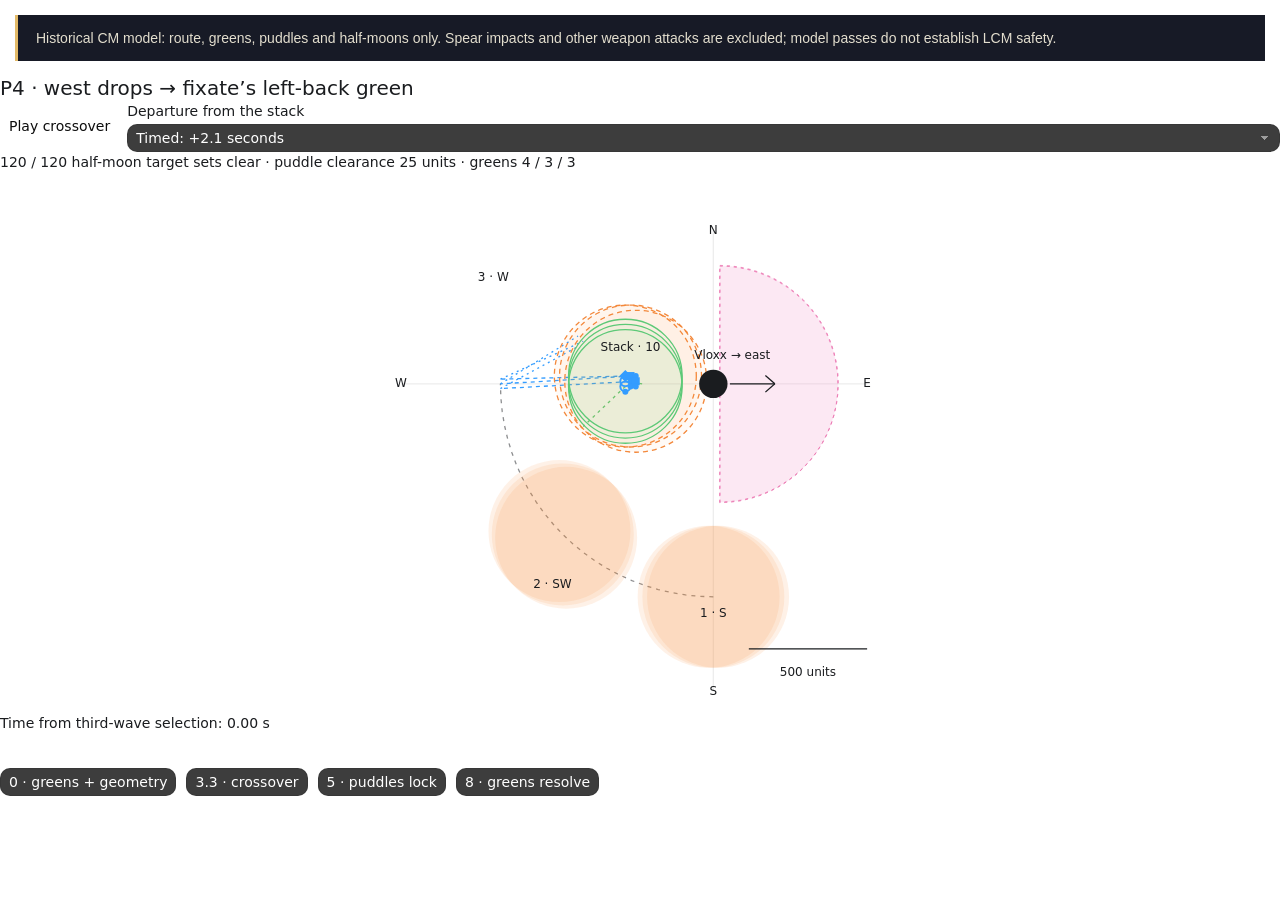
<file: p4-simulator.html>
<!doctype html>
<html lang="en" data-visualize-standalone>
<head>
<meta charset="utf-8">
<meta name="viewport" content="width=device-width, initial-scale=1">
<meta name="referrer" content="no-referrer">
<meta http-equiv="Content-Security-Policy" content="default-src 'none'; script-src 'unsafe-inline' 'unsafe-eval' 'wasm-unsafe-eval' blob: data: https://cdnjs.cloudflare.com https://cdn.jsdelivr.net https://esm.sh https://fonts.bunny.net https://fonts.googleapis.com https://fonts.gstatic.com https://unpkg.com; style-src 'unsafe-inline' blob: data: https://cdnjs.cloudflare.com https://cdn.jsdelivr.net https://esm.sh https://fonts.bunny.net https://fonts.googleapis.com https://fonts.gstatic.com https://unpkg.com; img-src blob: data: https://cdnjs.cloudflare.com https://cdn.jsdelivr.net https://esm.sh https://fonts.bunny.net https://fonts.googleapis.com https://fonts.gstatic.com https://unpkg.com; font-src blob: data: https://cdnjs.cloudflare.com https://cdn.jsdelivr.net https://esm.sh https://fonts.bunny.net https://fonts.googleapis.com https://fonts.gstatic.com https://unpkg.com; media-src blob: data: https://cdnjs.cloudflare.com https://cdn.jsdelivr.net https://esm.sh https://fonts.bunny.net https://fonts.googleapis.com https://fonts.gstatic.com https://unpkg.com; worker-src blob:; connect-src blob: data:; frame-src 'none'; object-src 'none'; base-uri 'none'; form-action 'none'">
<title>Vloxx P4 Crossover</title>
<style>:root {
  color-scheme: light dark;
  background-color: var(
    --background,
    var(--color-background-primary, light-dark(rgb(255 255 255), rgb(24 24 24)))
  ) !important;

  /* Agent-facing contract; keep in sync with SKILL.md. */
  --background: var(
    --color-background-primary,
    light-dark(rgb(255 255 255), rgb(24 24 24))
  );
  --foreground: var(
    --color-text-primary,
    light-dark(rgb(26 28 31), rgb(255 255 255))
  );
  --card: color-mix(in oklab, var(--foreground) 5%, var(--background));
  --card-foreground: var(
    --color-text-primary,
    light-dark(rgb(26 28 31), rgb(255 255 255))
  );
  --popover: var(
    --color-background-secondary,
    light-dark(rgb(255 255 255), rgb(45 45 45))
  );
  --popover-foreground: var(
    --color-text-primary,
    light-dark(rgb(26 28 31), rgb(255 255 255))
  );
  --primary: var(
    --color-text-info,
    light-dark(rgb(51 156 255), rgb(131 195 255))
  );
  --primary-foreground: var(
    --color-text-inverse,
    light-dark(rgb(255 255 255), rgb(13 13 13))
  );
  --secondary: var(
    --color-background-secondary,
    light-dark(rgb(255 255 255 / 96%), rgb(54 54 54 / 96%))
  );
  --secondary-foreground: var(
    --color-text-primary,
    light-dark(rgb(26 28 31), rgb(255 255 255))
  );
  --muted: color-mix(in srgb, var(--foreground) 10%, transparent);
  --muted-foreground: var(
    --color-text-secondary,
    light-dark(rgb(26 28 31 / 49.4%), rgb(255 255 255 / 49.8%))
  );
  --accent: var(
    --color-background-info,
    light-dark(rgb(229 242 255), rgb(13 39 63))
  );
  --accent-foreground: var(
    --color-text-info,
    light-dark(rgb(51 156 255), rgb(131 195 255))
  );
  --destructive: var(
    --color-text-warning,
    light-dark(rgb(226 85 7), rgb(255 133 73))
  );
  --border: var(
    --color-border-secondary,
    light-dark(rgb(26 28 31 / 8%), rgb(255 255 255 / 8.2%))
  );
  --input: var(
    --color-border-primary,
    light-dark(
      rgb(26 28 31 / 11.8%),
      color-mix(in oklab, rgb(0 0 0) 10%, transparent)
    )
  );
  --ring: var(
    --color-ring-primary,
    light-dark(rgb(51 156 255), rgb(131 195 255 / 76%))
  );
  --font-size-base: var(--font-text-md-size, 14px);
  --blue: light-dark(rgb(51 156 255), rgb(51 156 255));
  --orange: light-dark(rgb(226 85 7), rgb(251 106 34));
  --green: light-dark(rgb(0 162 64), rgb(64 201 119));
  --red: light-dark(rgb(224 46 42), rgb(255 103 100));
  --purple: light-dark(rgb(146 79 247), rgb(173 123 249));
  --yellow: light-dark(rgb(255 195 0), rgb(255 210 64));
  --viz-series-1: var(--primary);
  --viz-series-2: light-dark(rgb(243 136 59), rgb(245 154 86));
  --viz-series-3: light-dark(rgb(93 201 119), rgb(116 213 139));
  --viz-series-4: light-dark(rgb(235 119 177), rgb(240 143 192));
  --viz-series-5: light-dark(rgb(155 121 236), rgb(170 145 239));
  --viz-series-6: light-dark(rgb(58 185 177), rgb(90 203 194));

  /* Internal implementation variables; not part of the agent contract. */
  --font-sans: -apple-system, system-ui, "Segoe UI", sans-serif;
  --font-mono:
    ui-monospace, SFMono-Regular, "SF Mono", Menlo, Consolas, "Liberation Mono",
    monospace;
  --font-size-normal: max(11px, var(--font-size-base));
  --font-size-tooltip: calc(var(--font-size-base) - 1px);
  --font-size-small: max(11px, calc(var(--font-size-base) - 2px));
  --font-size-h1: calc(var(--font-size-normal) * 1.7142857143);
  --font-size-h2: calc(var(--font-size-normal) * 1.4285714286);
  --font-size-h3: calc(var(--font-size-normal) * 1.2857142857);
  --font-weight-normal: 430;
  --font-weight-medium: 500;
  --icon-size: 16px;
  --line-height-normal: calc(var(--font-size-normal) * 1.5);
  --line-height-tooltip: calc(var(--font-size-tooltip) * 1.4285714286);
  --line-height-small: calc(var(--font-size-small) + 4px);
  --corner-shape: round;
  --radius: var(--border-radius-lg, 10px);
  --radius-sm: calc(var(--radius) * 0.6);
  --radius-md: calc(var(--radius) * 0.8);
  --radius-lg: var(--radius);
  --radius-2xl: calc(var(--radius) * 1.6);
  --radius-full: 9999px;
  --shadow-sm: 0 1px 2px -1px rgb(0 0 0 / 8%);
  --checkmark-image: url("data:image/svg+xml,%3Csvg xmlns='http://www.w3.org/2000/svg' viewBox='0 0 17 17'%3E%3Cpath d='M12.8961 3.64101C13.1297 3.41418 13.4984 3.37523 13.7779 3.56581C14.0571 3.75635 14.1554 4.11331 14.0299 4.41347L13.9615 4.53847L7.71151 13.7045C7.59411 13.8767 7.4063 13.9877 7.19881 14.0072C6.99136 14.0267 6.78564 13.9533 6.63826 13.806L2.88826 10.056L2.79842 9.9457C2.6192 9.67407 2.64927 9.30496 2.88826 9.06581C3.12738 8.82669 3.49647 8.79676 3.76815 8.97597L3.8785 9.06581L7.03084 12.2182L12.8053 3.74941L12.8961 3.64101Z'/%3E%3C/svg%3E");

  /* Legacy aliases; not part of the current agent contract. */
  --viz-bg: transparent;
  --viz-panel: var(--card);
  --viz-border: var(--border);
  --viz-text: var(--foreground);
  --viz-muted: var(--muted-foreground);
  --viz-accent: var(--primary);
  --viz-accent-text: var(--primary-foreground);
  --viz-accent-bg: var(--accent);
  --viz-font-size: var(--font-size-base);
  --viz-warning: var(--destructive);
}

:root[data-theme="light"] {
  color-scheme: light;
}

:root[data-theme="dark"] {
  color-scheme: dark;
}

* {
  box-sizing: border-box;
}

html > body {
  /* Preserve MCP aliases for older inline renderers without creating :root cycles. */
  --color-background-primary: var(
    --background,
    light-dark(rgb(255 255 255), rgb(24 24 24))
  );
  --color-text-primary: var(
    --foreground,
    light-dark(rgb(26 28 31), rgb(255 255 255))
  );
  --color-border-secondary: var(
    --border,
    light-dark(rgb(26 28 31 / 8%), rgb(255 255 255 / 8.2%))
  );

  margin: 0;
  padding: var(--visualize-paint-gutter, 0px);
  color: var(--foreground);
  background: transparent !important;
  font-family: var(--font-sans) !important;
  font-size: var(--font-size-normal);
  font-weight: var(--font-weight-normal);
  line-height: var(--line-height-normal);
}

.cursor-interaction {
  cursor: var(--cursor-interaction, pointer);
}

a {
  color: color-mix(in srgb, var(--viz-accent) 80%, var(--viz-text) 20%);
  cursor: var(--cursor-interaction, pointer);
  font-weight: var(--font-weight-medium, 500);
  text-decoration: none;
  text-underline-offset: 2px;
}

a:is(:hover, :focus-visible) {
  text-decoration-line: underline;
  text-decoration-style: dashed;
  text-decoration-thickness: 0.5px;
}

h1,
h2,
h3,
h4,
h5,
h6,
p {
  margin-block: 0;
}

h1 {
  font-size: var(--font-size-h1);
  font-weight: var(--font-weight-medium);
  line-height: 1.25;
}

h2 {
  font-size: var(--font-size-h2);
  font-weight: var(--font-weight-medium);
  line-height: 1.25;
}

h3,
h4,
h5,
h6 {
  font-size: var(--font-size-h3);
  font-weight: var(--font-weight-medium);
  line-height: 1.3;
}

b,
strong,
th {
  font-weight: var(--font-weight-medium);
}

code:not(pre code) {
  display: inline;
  padding: 1px 6px;
  border-radius: var(--radius-sm);
  corner-shape: var(--corner-shape);
  background: var(--muted);
  font-family: var(--font-mono);
  font-size: 0.92em;
  overflow-wrap: anywhere;
  -webkit-box-decoration-break: clone;
  box-decoration-break: clone;
  word-break: break-word;
}

.table-responsive {
  width: 100%;
  overflow-x: auto;
  scrollbar-width: thin;
}

.table {
  width: 100%;
  border-collapse: collapse;
  color: var(--foreground);
  font: inherit;
  text-align: start;
}

.table :is(th, td) {
  padding-block: 10px;
  padding-inline: 0 24px;
  overflow-wrap: anywhere;
  border-bottom: 1px solid var(--border);
  text-align: start;
  vertical-align: top;
}

.table-responsive > .table :is(th, td) {
  overflow-wrap: break-word;
}

.table :is(th, td):last-child {
  padding-inline-end: 0;
}

.table :is(caption, thead th) {
  font-weight: 600;
}

.table thead th {
  padding-block: 8px;
  border-bottom-color: color-mix(in srgb, var(--foreground) 16%, transparent);
}

.table tbody tr:last-child :is(th, td) {
  border-bottom: 0;
}

.table.table-sm :is(th, td) {
  padding-block: 6px;
}

.table.table-sm :is(th, td):not(:last-child) {
  padding-inline-end: 16px;
}

.table :is(.text-end, [align="right"]) {
  text-align: end;
  font-variant-numeric: tabular-nums;
}

.table :is(.text-center, [align="center"]) {
  text-align: center;
}

.table .text-nowrap {
  white-space: nowrap;
}

#widget {
  display: flex;
  flex-direction: column;
  gap: 12px;
  width: 100%;
  padding: 0;
  background: transparent !important;
}

.card {
  min-width: 0;
  padding: 12px;
  overflow: hidden;
  overflow-wrap: break-word;
  border-radius: var(--radius-2xl);
  corner-shape: var(--corner-shape);
  color: var(--card-foreground);
  background: var(--card);
}

#widget > :not(.card, .progress) {
  width: 100% !important;
  max-width: none !important;
  margin: 0 !important;
  padding: 0 !important;
  border: 0 !important;
  border-radius: 0 !important;
  background: transparent !important;
  box-shadow: none !important;
}

.tooltip {
  position: fixed;
  z-index: 50;
  top: 0;
  left: 0;
  width: max-content;
  max-width: min(
    20rem,
    var(--tooltip-available-width, calc(100vw - 10px)),
    calc(100vw - 10px)
  );
  max-height: min(
    var(--tooltip-available-height, calc(100vh - 10px)),
    calc(100vh - 10px)
  );
  padding: 4px 8px;
  border: 1px solid var(--border);
  border-radius: var(--radius-lg);
  corner-shape: var(--corner-shape);
  color: var(--popover-foreground);
  background: var(--popover);
  box-shadow: none;
  font-size: var(--font-size-tooltip);
  line-height: var(--line-height-tooltip);
  overflow-wrap: break-word;
  white-space: normal;
  pointer-events: none;
  user-select: none;
}

.viz-grid {
  display: grid;
  grid-template-columns: repeat(auto-fit, minmax(max(180px, 24%), 1fr));
  gap: 10px;
}

.viz-stat {
  display: flex;
  flex-direction: column;
  gap: 2px;
}

.viz-stat-value {
  font-size: var(--font-size-h2);
  font-weight: var(--font-weight-medium);
  line-height: 1.25;
}

.viz-row {
  display: flex;
  flex-wrap: wrap;
  align-items: center;
  gap: 10px;
}

hr {
  width: 100%;
  height: 1px;
  margin-block: 6px;
  border: 0;
  background: var(--border);
}

.nav {
  display: flex;
  min-width: 0;
  align-items: center;
  gap: 4px;
}

.progress {
  display: flex;
  height: 8px;
  margin-block: calc((var(--line-height-normal, 1.5em) - 8px) / 2);
  overflow: hidden;
  border: 0;
  border-radius: var(--radius-full);
  background: var(--muted);
}

.progress-bar:only-child {
  border-radius: var(--radius-full);
}

.progress-bar {
  height: 100%;
  flex-shrink: 0;
  border: 0;
  background: var(--viz-series-1);
}

.viz-badge {
  padding: 3px 8px;
  border-radius: var(--radius-full);
  color: var(--accent-foreground);
  background: var(--accent);
  font-weight: var(--font-weight-medium);
}

small,
.text-small,
.viz-badge {
  font-size: var(--font-size-small);
  line-height: var(--line-height-small);
}

.text-muted {
  color: var(--muted-foreground);
}

.tabular-nums {
  font-variant-numeric: tabular-nums;
}

.sr-only {
  position: absolute;
  width: 1px;
  height: 1px;
  padding: 0;
  overflow: hidden;
  clip: rect(0, 0, 0, 0);
  white-space: nowrap;
  border: 0;
}

.viz-controls {
  display: flex;
  flex-wrap: wrap;
  align-items: center;
  gap: 8px;
}

.viz-controls > .form-label {
  display: grid;
  min-width: min(100%, 260px);
  flex: 1 1 280px;
  grid-template-columns: minmax(0, 1fr) auto;
  align-items: baseline;
  gap: 2px 12px;
  margin-bottom: 0;
}

.viz-controls > .form-label > :is(.form-control, .form-range, .form-select) {
  grid-column: 1 / -1;
}

.btn,
.nav-link,
.form-check-input,
.form-control,
.form-range,
.form-select {
  font: inherit;
}

.btn,
.nav-link {
  appearance: button;
  display: inline-flex;
  inline-size: fit-content;
  max-inline-size: 100%;
  min-height: 28px;
  align-items: center;
  justify-content: center;
  gap: 4px;
  margin: 0;
  padding: 0 8px;
  -webkit-app-region: no-drag;
  border: 1px solid var(--input);
  border-radius: var(--radius-lg);
  corner-shape: var(--corner-shape);
  color: var(--secondary-foreground);
  background: var(--secondary);
  cursor: var(--cursor-interaction, pointer);
  text-align: center;
  text-decoration: none;
  white-space: nowrap;
  user-select: none;
  -webkit-font-smoothing: antialiased;
}

.btn:is(.btn-block, .viz-tile) {
  inline-size: 100%;
}

.btn.viz-tile {
  min-width: 0;
  overflow-wrap: anywhere;
  white-space: normal;
}

a.btn {
  cursor: var(--cursor-interaction, pointer);
  text-decoration: none;
}

.btn:not(:disabled):hover,
.nav-link:not(:disabled):not([aria-disabled="true"]):hover {
  background: color-mix(in srgb, var(--foreground) 6%, var(--secondary));
}

.btn-primary {
  border-color: transparent;
  color: var(--primary-foreground);
  background: var(--foreground);
  background-clip: padding-box;
}

.btn-primary .text-muted {
  color: color-mix(in srgb, var(--primary-foreground) 50%, transparent);
}

.btn-primary:not(:disabled):hover {
  background: color-mix(in srgb, var(--foreground) 80%, transparent);
  background-clip: padding-box;
}

.btn-ghost {
  border-color: transparent;
  color: var(--muted-foreground);
  background: transparent;
}

.btn-ghost:not(:disabled):hover {
  color: var(--foreground);
  background: color-mix(in srgb, var(--foreground) 6%, var(--secondary));
}

.nav-pills .nav-link {
  min-width: 0;
  border-color: transparent;
  color: var(--muted-foreground);
  background: transparent;
}

.nav-justified .nav-link {
  flex: 1 1 0;
  overflow-wrap: anywhere;
  white-space: normal;
}

.nav-pills .nav-link.active {
  color: var(--foreground);
  background: var(--muted);
}

.btn:disabled,
.nav-link:disabled,
.nav-link[aria-disabled="true"] {
  cursor: not-allowed;
  opacity: 0.4;
}

[data-lucide] {
  stroke-width: 1.6;
}

.form-label {
  display: block;
  margin-bottom: 6px;
  color: var(--foreground);
}

.form-control {
  display: block;
  width: 100%;
  min-height: 28px;
  padding: 0 8px;
  outline: none;
  border: 1px solid var(--input);
  border-radius: var(--radius-lg);
  corner-shape: var(--corner-shape);
  color: var(--foreground);
  background: var(--secondary);
}

.form-control::placeholder {
  color: var(--muted-foreground);
}

.form-control[type="file"] {
  padding: 0;
  overflow: hidden;
  cursor: var(--cursor-interaction, pointer);
}

.form-control[type="file"]::file-selector-button {
  min-height: 26px;
  margin-right: 8px;
  padding: 0 8px;
  border: 0;
  border-right: 1px solid var(--input);
  color: var(--secondary-foreground);
  background: var(--secondary);
  cursor: inherit;
  font: inherit;
}

.form-control[type="file"]:not(:disabled):hover::file-selector-button {
  background: color-mix(in srgb, var(--foreground) 6%, var(--secondary));
}

.form-control-color[type="color"] {
  width: 40px;
  height: 28px;
  padding: 3px;
  cursor: var(--cursor-interaction, pointer);
}

.form-control-color[type="color"]::-webkit-color-swatch-wrapper {
  padding: 0;
}

.form-control-color[type="color"]::-webkit-color-swatch {
  border: 0;
  border-radius: calc(var(--radius-lg) - 4px);
  corner-shape: var(--corner-shape);
}

textarea.form-control {
  height: auto;
  min-height: 72px;
  padding: 8px 10px;
  resize: vertical;
}

.form-control:focus-visible {
  border-color: var(--ring);
  box-shadow: inset 0 0 0 1px var(--ring);
}

.form-control:disabled,
.form-select:disabled {
  cursor: not-allowed;
  opacity: 0.4;
}

.form-select {
  appearance: none;
  display: block;
  width: 100%;
  min-height: 28px;
  margin: 0;
  padding: 0 32px 0 8px;
  outline: none;
  border: 1px solid var(--input);
  border-radius: var(--radius-lg);
  corner-shape: var(--corner-shape);
  color: var(--foreground);
  background-color: var(--secondary);
  background-image:
    linear-gradient(45deg, transparent 50%, var(--muted-foreground) 50%),
    linear-gradient(135deg, var(--muted-foreground) 50%, transparent 50%);
  background-position:
    calc(100% - 14px) 50%,
    calc(100% - 10px) 50%;
  background-repeat: no-repeat;
  background-size: 4px 4px;
  cursor: var(--cursor-interaction, default);
}

.form-select:not(:disabled):hover {
  background-color: color-mix(in srgb, var(--foreground) 6%, var(--secondary));
}

.form-select:focus-visible {
  border-color: var(--ring);
  box-shadow: inset 0 0 0 1px var(--ring);
}

.form-check {
  display: flex;
  min-height: 20px;
  align-items: center;
  gap: 6px;
}

.form-check-input {
  appearance: none;
  width: 14px;
  height: 14px;
  flex: 0 0 auto;
  margin: 0;
  border: 1px solid var(--input);
  color: var(--primary-foreground);
  background-color: transparent;
  cursor: var(--cursor-interaction, default);
  transition:
    background-color 150ms,
    border-color 150ms,
    box-shadow 150ms;
}

.form-check:not(.form-switch) .form-check-input[type="checkbox"] {
  border-color: var(--input);
  border-radius: var(--radius-sm);
  corner-shape: var(--corner-shape);
  background-color: var(--secondary);
  box-shadow: var(--shadow-sm);
}

.form-check:not(.form-switch)
  .form-check-input:not(:disabled):not(:checked):hover {
  background-color: var(--card);
}

.form-check:not(.form-switch) .form-check-input[type="checkbox"]:checked {
  border-color: var(--primary);
  background-color: var(--primary);
}

.form-check:not(.form-switch)
  .form-check-input[type="checkbox"]:checked::before {
  display: block;
  width: 100%;
  height: 100%;
  background: var(--primary-foreground);
  content: "";
  mask: var(--checkmark-image) center / 12px 12px no-repeat;
}

.form-check-input[type="radio"] {
  width: 14px;
  height: 14px;
  border-radius: var(--radius-full);
}

.form-check-input[type="radio"]:checked {
  border: 2px solid var(--primary);
  background:
    radial-gradient(circle, var(--primary-foreground) 0 2.5px, transparent 3px),
    var(--primary);
}

.form-check:not(.form-switch) .form-check-input:focus-visible {
  outline: 2px solid var(--ring);
  outline-offset: 2px;
}

.form-check:not(.form-switch) .form-check-input:disabled {
  cursor: not-allowed;
  pointer-events: none;
}

.form-check:not(.form-switch) .form-check-input:disabled + .form-check-label {
  cursor: not-allowed;
}

.form-switch .form-check-input:disabled,
.form-switch .form-check-input:disabled + .form-check-label {
  cursor: not-allowed;
  opacity: 0.6;
}

.form-check-label {
  color: var(--foreground);
  cursor: var(--cursor-interaction, default);
}

.form-switch .form-check-input {
  position: relative;
  width: 32px;
  height: 20px;
  border: 0;
  border-radius: var(--radius-full);
  background: var(--muted);
  box-shadow: none;
  transition: background-color 200ms cubic-bezier(0, 0, 0.2, 1);
}

.form-switch .form-check-input::before {
  position: absolute;
  top: 50%;
  left: 0;
  width: 16px;
  height: 16px;
  box-sizing: border-box;
  border: 1px solid light-dark(var(--primary-foreground), var(--foreground));
  border-radius: var(--radius-full);
  background: light-dark(var(--primary-foreground), var(--foreground));
  box-shadow: var(--shadow-sm);
  content: "";
  transform: translate(2px, -50%);
  transition: transform 200ms cubic-bezier(0, 0, 0.2, 1);
}

.form-switch .form-check-input:checked {
  background: var(--primary);
}

.form-switch .form-check-input:checked::before {
  transform: translate(14px, -50%);
}

.form-switch .form-check-input:focus-visible {
  box-shadow: 0 0 0 2px var(--ring);
}

.form-range {
  appearance: none;
  display: block;
  width: 100%;
  height: 28px;
  flex: 1;
  margin: 0;
  padding: 0;
  outline: none;
  border: 0;
  accent-color: var(--primary);
  background: linear-gradient(
      color-mix(in srgb, var(--foreground) 7%, transparent),
      color-mix(in srgb, var(--foreground) 7%, transparent)
    )
    center / 100% 2px no-repeat;
}

.form-range::-webkit-slider-runnable-track {
  height: 28px;
  background: transparent;
}

.form-range::-webkit-slider-thumb {
  appearance: none;
  width: 20px;
  height: 20px;
  margin-top: 4px;
  border: 1px solid var(--border);
  border-radius: var(--radius-full);
  background: light-dark(var(--primary-foreground), var(--foreground));
}

.form-range:focus-visible::-webkit-slider-thumb {
  border-color: var(--ring);
  box-shadow: inset 0 0 0 1px var(--ring);
}

.form-range::-moz-range-track {
  height: 28px;
  background: transparent;
}

.form-range::-moz-range-thumb {
  width: 20px;
  height: 20px;
  border: 1px solid var(--border);
  border-radius: var(--radius-full);
  background: light-dark(var(--primary-foreground), var(--foreground));
}

.form-range:focus-visible::-moz-range-thumb {
  border-color: var(--ring);
  box-shadow: inset 0 0 0 1px var(--ring);
}

.form-range:disabled {
  cursor: not-allowed;
  opacity: 0.4;
}

.btn:not(.btn-primary, .viz-tile):is(
  [aria-pressed="true"],
  [aria-selected="true"],
  .is-selected
) {
  border-color: var(--primary);
  color: var(--primary-foreground);
  background: var(--primary);
}

.btn.viz-tile:is([aria-pressed="true"], [aria-selected="true"], .is-selected) {
  border-color: var(--primary);
  box-shadow: inset 0 0 0 1px var(--primary);
}

.btn:focus-visible,
.nav-link:focus-visible {
  outline: 2px solid var(--ring);
  outline-offset: 2px;
}

@media (pointer: coarse) {
  .btn,
  .nav-link,
  .form-control,
  .form-select {
    min-width: 44px;
    min-height: 44px;
  }

  /* Keep small-screen WebKit from zooming when a text field receives focus. */
  .form-control,
  .form-select {
    font-size: max(16px, var(--font-size-normal));
  }

  .form-control[type="file"]::file-selector-button {
    min-width: 44px;
    min-height: 44px;
  }

  .form-control-color[type="color"] {
    width: 44px;
    height: 44px;
  }

  .form-control:is(
    [type="date"],
    [type="datetime-local"],
    [type="month"],
    [type="time"],
    [type="week"]
  ) {
    min-width: 0;
    max-width: 100%;
    padding-block: 8px;
  }

  .form-check {
    min-height: 44px;
    padding-inline: 15px;
  }

  .form-check-input {
    position: relative;
  }

  .form-check-input::after {
    position: absolute;
    top: 50%;
    left: 50%;
    width: 44px;
    height: 44px;
    content: "";
    transform: translate(-50%, -50%);
  }

  .form-check-label {
    display: inline-flex;
    min-width: 44px;
    min-height: 44px;
    align-items: center;
  }

  .form-range {
    height: 44px;
    touch-action: pan-y;
  }

  .form-range::-webkit-slider-runnable-track {
    height: 44px;
  }

  .form-range::-moz-range-track {
    height: 44px;
  }

  .form-range::-webkit-slider-thumb {
    margin-top: 12px;
  }
}

svg {
  display: block;
  max-width: 100%;
  height: auto;
}

#widget > svg {
  width: 100%;
}

/* Model-authored chart rules can otherwise stretch icons after these styles load. */
svg.lucide {
  display: block;
  width: var(--icon-size) !important;
  height: var(--icon-size) !important;
  flex: none;
  margin: 0 !important;
  stroke-width: 1.6;
}

.text-warning,
.text-destructive {
  color: var(--destructive);
}

html>body{padding:0}</style>
<style>:root,:root[data-theme=dark]{--bg:#0b0d13;--panel:#111420;--ink:#e3dece;--ink-2:#bcb8ab;--ink-3:#aaa99f;--line:#49402d;--arena:#111420;--accent:#e3ba68;--safe:#43cd83;--hit:#f47773;--hit-ink:#f47773;--facing:#e3ba6812;color-scheme:dark}body{background:#0b0d13;color:#e3dece}.wrap{padding-top:20px}button,input,select{color-scheme:dark}.model-note{padding:12px 18px;border-left:3px solid #e3ba68;background:#171a26;color:#e3dece;font:14px/1.6 'Segoe UI',sans-serif;margin:15px}</style></head>
<body><div class="model-note"><strong>Historical CM model:</strong> route, greens, puddles and half-moons only. Spear impacts and other weapon attacks are excluded; model passes do not establish LCM safety.</div>
<script type="application/json" id="codex-visualization-widget-state">{}</script>
<script>(() => {
  const root = document.documentElement;
  const mediaQuery = globalThis.matchMedia("(prefers-color-scheme: dark)");
  const apply = Reflect.apply;
  const isArray = Array.isArray;
  const hasOwn = Object.hasOwn;
  const parentWindow = globalThis.parent;
  const stringify = JSON.stringify;
  const parse = JSON.parse;
  const encode = TextEncoder.prototype.encode.bind(new TextEncoder());
  const initialStateElement = document.getElementById(
    "codex-visualization-widget-state",
  );
  const initialGlobals = parse(initialStateElement?.textContent ?? "{}");
  initialStateElement?.remove();
  /** @type {Record<string, unknown> | null} */
  let state = initialGlobals.widgetState ?? null;
  const statePersistence = initialGlobals.statePersistence ?? "none";
  let nextStateRequestId = 0;
  /** @type {Map<number, { resolve: () => void; reject: (error: Error) => void; timeout: ReturnType<typeof globalThis.setTimeout>; serializedState: string }>} */
  const pendingStateWrites = new Map();
  const persistenceError = () =>
    Object.assign(
      new Error("The host could not persist the widget state update"),
      {
        code: -32000,
        data: { code: "widget_state_persistence_failed", retryable: false },
      },
    );
  /**
   * @param {object} prototype
   * @param {string} property
   */
  const getPrototypeGetter = (prototype, property) => {
    // oxlint-disable-next-line typescript/unbound-method -- invoked through captured Reflect.apply
    const getter = Object.getOwnPropertyDescriptor(prototype, property)?.get;
    if (getter == null) {
      throw new Error(`Missing ${property} getter`);
    }
    return getter;
  };
  const getMessageData = getPrototypeGetter(MessageEvent.prototype, "data");
  const getMessagePorts = getPrototypeGetter(MessageEvent.prototype, "ports");
  const getMessageSource = getPrototypeGetter(MessageEvent.prototype, "source");
  // oxlint-disable-next-line typescript/unbound-method -- captured before the untrusted fragment runs
  const addHostMessageListener = MessagePort.prototype.addEventListener;
  // oxlint-disable-next-line typescript/unbound-method -- captured before the untrusted fragment runs
  const postHostMessage = MessagePort.prototype.postMessage;
  // oxlint-disable-next-line typescript/unbound-method -- captured before the untrusted fragment runs
  const startHostPort = MessagePort.prototype.start;
  // oxlint-disable-next-line typescript/unbound-method -- captured before the untrusted fragment runs
  const stopMessagePropagation = Event.prototype.stopImmediatePropagation;
  /** @type {MessagePort | null} */
  let hostPort = null;
  const postToHost = (type, payload) => {
    if (hostPort != null) {
      apply(postHostMessage, hostPort, [{ type, ...payload }]);
    }
  };
  const openExternal = ({ href }) => {
    if (globalThis.navigator.userActivation?.isActive === true) {
      postToHost("open-external", { href });
    }
  };
  const sendFollowUpMessage = ({ context, prompt, title }) => {
    if (globalThis.navigator.userActivation?.isActive === true) {
      postToHost("follow-up", { context, prompt, title });
    }
    return Promise.resolve();
  };
  /**
   * @param {Record<string, unknown> | ((previous: Record<string, unknown> | null) => Record<string, unknown>)} next
   * @returns {Promise<void>}
   */
  const setWidgetState = async (next) => {
    const nextState = typeof next === "function" ? next(state) : next;
    if (
      nextState == null ||
      typeof nextState !== "object" ||
      isArray(nextState)
    ) {
      throw new TypeError("Widget state must be a JSON object");
    }
    const inputState = stringify(
      nextState,
      (_key, /** @type {unknown} */ value) => {
        if (
          typeof value === "undefined" ||
          typeof value === "function" ||
          typeof value === "symbol" ||
          (typeof value === "number" && !Number.isFinite(value))
        ) {
          throw new TypeError("Widget state must be a JSON object");
        }
        return value;
      },
    );
    const parsedState = parse(inputState);
    if (
      parsedState == null ||
      typeof parsedState !== "object" ||
      isArray(parsedState)
    ) {
      throw new TypeError("Widget state must be a JSON object");
    }
    const storedState = {
      modelContent: null,
      privateContent: null,
      ...parsedState,
    };
    const serializedState = stringify(storedState);
    if (encode(serializedState).length > 16 * 1024) {
      throw new TypeError(
        "Widget state must be a JSON object of at most 16 KiB",
      );
    }
    if (
      hasOwn(storedState, "imageIds") &&
      (!isArray(storedState.imageIds) ||
        storedState.imageIds.some(
          (/** @type {unknown} */ id) => typeof id !== "string",
        ))
    ) {
      throw new TypeError("Widget state imageIds must be an array of strings");
    }
    if (storedState.imageIds?.length > 0) {
      throw Object.assign(
        new TypeError("Visualization state does not support image attachments"),
        { code: -32602, data: { code: "images_unsupported" } },
      );
    }
    state = storedState;
    globalThis.openai.widgetState = state;
    globalThis.dispatchEvent(
      new CustomEvent("openai:set_globals", {
        detail: { globals: { widgetState: state } },
      }),
    );
    if (statePersistence === "none") {
      throw persistenceError();
    }
    const id = ++nextStateRequestId;
    return new Promise((resolve, reject) => {
      const timeout = globalThis.setTimeout(() => {
        pendingStateWrites.delete(id);
        reject(persistenceError());
      }, 30_000);
      pendingStateWrites.set(id, { resolve, reject, timeout, serializedState });
      postToHost("widget-state-write", { id, state: serializedState });
    });
  };
  const syncTheme = () => {
    const theme = mediaQuery.matches ? "dark" : "light";
    root.dataset.theme = theme;
    globalThis.openai = {
      ...globalThis.openai,
      openExternal,
      sendFollowUpMessage,
      setWidgetState,
      theme,
      visualizationStyleVariables: {},
      visualizationTheme: theme,
      widgetState: state,
      statePersistence,
      stateModelContext: "none",
    };
    globalThis.dispatchEvent(
      new CustomEvent("openai:set_globals", {
        detail: { globals: globalThis.openai },
      }),
    );
  };
  const sendHeight = () => {
    postToHost("height", {
      height: Math.ceil(
        Math.max(
          document.body.scrollHeight,
          document.body.getBoundingClientRect().height,
        ),
      ),
    });
  };

  globalThis.addEventListener(
    "message",
    (event) => {
      const data = apply(getMessageData, event, []);
      const ports = apply(getMessagePorts, event, []);
      const source = apply(getMessageSource, event, []);
      if (
        hostPort != null ||
        source !== parentWindow ||
        typeof data !== "object" ||
        data?.type !== "codex-visualization-initialize" ||
        !isArray(ports) ||
        ports.length !== 1
      ) {
        return;
      }
      apply(stopMessagePropagation, event, []);
      const nextHostPort = ports[0];
      try {
        apply(addHostMessageListener, nextHostPort, [
          "message",
          (event) => {
            const data = apply(getMessageData, event, []);
            if (typeof data === "object" && data?.type === "measure") {
              sendHeight();
            } else if (
              typeof data === "object" &&
              data?.type === "widget-state-result"
            ) {
              /** @type {unknown} */
              const id = data.id;
              if (typeof id !== "number") {
                return;
              }
              const pending = pendingStateWrites.get(id);
              if (pending != null) {
                pendingStateWrites.delete(id);
                globalThis.clearTimeout(pending.timeout);
                if (data.ok === true) {
                  pending.resolve();
                } else {
                  pending.reject(persistenceError());
                }
              }
            }
          },
        ]);
        apply(startHostPort, nextHostPort, []);
      } catch {
        return;
      }
      hostPort = nextHostPort;
      for (const [id, { serializedState }] of pendingStateWrites) {
        postToHost("widget-state-write", { id, state: serializedState });
      }
      sendHeight();
    },
    { capture: true },
  );
  document.currentScript?.remove();
  mediaQuery.addEventListener("change", syncTheme);
  globalThis.addEventListener("click", (event) => {
    if (event.defaultPrevented) {
      return;
    }
    let element = null;
    if (event.target instanceof globalThis.Element) {
      element = event.target;
    } else if (event.target instanceof globalThis.Node) {
      element = event.target.parentElement;
    }
    const link = element?.closest("a[href]");
    const href = link?.getAttribute("href");
    if (href == null) {
      return;
    }
    if (href.startsWith("#")) {
      let id;
      try {
        id = decodeURIComponent(href.slice(1));
      } catch {
        return;
      }
      const target = id.length === 0 ? root : document.getElementById(id);
      if (
        target == null ||
        globalThis.navigator.userActivation?.isActive !== true
      ) {
        return;
      }
      event.preventDefault();
      postToHost("scroll-to", {
        top: target.getBoundingClientRect().top + globalThis.scrollY,
      });
      return;
    }
    event.preventDefault();
    openExternal({ href });
  });
  new ResizeObserver(sendHeight).observe(document.body);
  syncTheme();
})();
</script>
<div id="vloxx-p4-cross">
  <h2>P4 · west drops → fixate’s left-back green</h2>
  <div class="viz-controls">
    <button class="btn btn-primary" id="p4-play" type="button">Play crossover</button>
    <label class="form-label" for="p4-route">Departure from the stack
      <select class="form-select" id="p4-route"><option value="2.1">Timed: +2.1 seconds</option><option value="0">Immediate: +0.0 seconds</option></select>
    </label>
  </div>
  <div class="viz-row"><span id="p4-result" aria-live="polite"></span></div>
  <svg id="p4-map" role="img" aria-label="Proposed P4 routes, existing south and southwest puddles, west puddle drops, three green groups and Excision half-moons"></svg>
  <label class="form-label" for="p4-time">Time from third-wave selection: <output id="p4-clock" class="tabular-nums">0.0 s</output></label>
  <input class="form-range" id="p4-time" type="range" min="0" max="9" step="0.01" value="0">
  <div class="viz-row" id="p4-stages">
    <button class="btn" type="button" data-t="0">0 · greens + geometry</button>
    <button class="btn" type="button" data-t="3.3">3.3 · crossover</button>
    <button class="btn" type="button" data-t="5">5 · puddles lock</button>
    <button class="btn" type="button" data-t="8">8 · greens resolve</button>
  </div>

</div>
<style>
#vloxx-p4-cross {color:var(--foreground)}
#vloxx-p4-cross #p4-map {display:block;width:100%;overflow:visible}
#vloxx-p4-cross #p4-map text {fill:var(--foreground)}
</style>
<script>
function buildP4Model() {
  const radius=900, fieldRadius=300, pad=22, clamp=x=>Math.max(0,Math.min(1,x));
  const mix=(a,b,u)=>[a[0]+(b[0]-a[0])*u,a[1]+(b[1]-a[1])*u];
  const distance=(a,b)=>Math.hypot(a[0]-b[0],a[1]-b[1]);
  const offsets=[[0,0],[-25,-15],[-25,15]];
  const initial=Array.from({length:10},(_,i)=>[-350+(i%3-1)*22,(Math.floor(i/3)-1.5)*22]);
  const centres=[[-550,-180],[-300,0],[-550,180]];
  const group=i=>i<3?0:i<6?1:2;
  const holders=[0,3,6];
  const runnerSets=[];
  const eligible=initial.map((_,i)=>i).filter(i=>!holders.includes(i));
  for(let a=0;a<eligible.length-1;a++)for(let b=a+1;b<eligible.length;b++)runnerSets.push([0,eligible[a],eligible[b]]);
  const defaultRunners=[0,4,7];
  const playerLabel=i=>i===0?'Fixate / green A':i===3?'Green B':i===6?'Green C':'P'+(i+1);
  function layout(runners=defaultRunners){
    const remaining=eligible.filter(i=>!runners.includes(i));
    const groups=[[0,runners[1],runners[2],remaining[0]],[3,remaining[1],remaining[2]],[6,remaining[3],remaining[4]]];
    const points=[];
    groups.forEach((members,g)=>members.forEach((id,j)=>{const c=centres[g];points[id]=[c[0]+(j?-22:0),c[1]+(j===1?-22:j===2?22:j===3?44:0)];}));
    return {groups,points};
  }
  const destination=(i,runners=defaultRunners)=>layout(runners).points[i];
  const drops=[[-900,-20],[-900,0],[-900,20]];
  const old=[];
  for(const angle of [Math.PI/2,Math.PI*3/4])for(const d of [-20,0,20])old.push([radius*Math.cos(angle)-d*Math.sin(angle),radius*Math.sin(angle)+d*Math.cos(angle)]);
  const sets=[];for(let a=0;a<8;a++)for(let b=a+1;b<9;b++)for(let c=b+1;c<10;c++)sets.push([a,b,c]);
  function position(i,t,depart=2.1,runners=defaultRunners) {
    let slot=runners.indexOf(i);
    if(t<=depart)return initial[i];
    if(slot<0)return mix(initial[i],destination(i,runners),clamp((t-depart)/(5-depart)));
    if(t<=5)return mix(initial[i],drops[slot],clamp((t-depart)/(5-depart)));
    return mix(drops[slot],destination(i,runners),clamp((t-5)/2.8));
  }
  function moon(i,w,dir=1) {
    let p=initial[i],theta=Math.atan2(-p[1],-p[0])+dir*w*Math.PI/2,face=dir*w*Math.PI/2;
    return {c:[p[0]+400*Math.cos(theta),p[1]+400*Math.sin(theta)],n:[Math.cos(face),Math.sin(face)],start:w*0.52,hit:2+w*0.52,end:2.5+w*0.52,i,w};
  }
  function gap(p,m) {
    const dx=p[0]-m.c[0],dy=p[1]-m.c[1],along=dx*m.n[0]+dy*m.n[1],across=-dx*m.n[1]+dy*m.n[0];
    return along>=0?Math.max(0,Math.hypot(dx,dy)-500):Math.hypot(along,Math.max(0,Math.abs(across)-500));
  }
  function audit(depart=2.1,runners=defaultRunners) {
    if(runners.length!==3||new Set(runners).size!==3||!runners.includes(0)||runners.some(i=>i!==0&&!eligible.includes(i)))throw new Error('Spreads must be fixate and two non-green players.');
    const dangerous=new Set(),victims=new Set();let earliest=null,minPuddle=Infinity,maxSpeed=0,minOtherGreen=Infinity;
    for(let i=0;i<10;i++){
      const slot=runners.indexOf(i),dest=slot<0?destination(i,runners):drops[slot];
      maxSpeed=Math.max(maxSpeed,distance(initial[i],dest)/(5-depart),slot<0?0:distance(dest,destination(i,runners))/2.8);
    }
    for(let dir of [-1,1])for(let i=0;i<10;i++)for(let w=0;w<4;w++){
      const m=moon(i,w,dir);
      for(let step=0;step<=50;step++){
        const t=m.hit+step*0.01;
        for(let j=0;j<10;j++)if(gap(position(j,t,depart,runners),m)<=pad){dangerous.add(i);victims.add(j);if(!earliest||t<earliest.t)earliest={t,source:i,victim:j,w,dir};}
      }
    }
    for(let step=0;step<=900;step++){
      let t=step/100,ps=initial.map((_,i)=>position(i,t,depart,runners)),fields=t>=8?old.concat(drops):old;
      for(let p of ps)for(let q of fields)minPuddle=Math.min(minPuddle,distance(p,q)-fieldRadius-pad);
      if(t>=5&&t<=8)for(let runner of runners)for(let holder of [3,6])minOtherGreen=Math.min(minOtherGreen,distance(ps[runner],ps[holder])-240-pad);
    }
    const resolved=initial.map((_,i)=>position(i,8,depart,runners));
    const greenCounts=holders.map(i=>resolved.filter(p=>distance(p,resolved[i])<=240-pad).length);
    const overlap=resolved.some(p=>holders.filter(i=>distance(p,resolved[i])<=240+pad).length>1);
    const safe=sets.filter(s=>!s.some(i=>dangerous.has(i))).length;
    return {safe,total:120,earliest,victims:[...victims],minPuddle,minOtherGreen,maxSpeed,greenCounts,overlap,groups:layout(runners).groups};
  }
  return {initial,centres,holders,drops,old,sets,runnerSets,defaultRunners,playerLabel,layout,destination,position,moon,gap,audit,pad,distance,fieldRadius};
}
(function(){
  const root=document.getElementById('vloxx-p4-cross');if(!root)return;
  const $=id=>root.querySelector('#'+id), model=buildP4Model(), svg=$('p4-map');
  let runners=[...model.runnerSets[Math.floor(Math.random()*model.runnerSets.length)]],t=0,depart=2.1,playing=false,prior=0,frame=0,audit=model.audit(2.1,runners),targets=[0,3,6],direction=1;
  const save=()=>{if(window.openai?.setWidgetState)window.openai.setWidgetState({modelContent:{simulation:'Vloxx P4 left-back return v3',departureSeconds:depart,timeSeconds:+t.toFixed(2),spreadPlayers:runners},privateContent:null}).catch(()=>{});};
  function restore(state){let s=state?.modelContent;if(s?.simulation==='Vloxx P4 left-back return v3'){depart=s.departureSeconds===0?0:2.1;t=Math.max(0,Math.min(9,Number(s.timeSeconds)||0));runners=model.runnerSets.find(r=>r.join(',')===s.spreadPlayers?.join(','))||[...model.defaultRunners];$('p4-route').value=String(depart);audit=model.audit(depart,runners);selectTargets();}}
  function selectTargets(){targets=[0,3,6];direction=1;if(audit.earliest){targets=Array.from(new Set([audit.earliest.source,...targets])).slice(0,3);direction=audit.earliest.dir;}}
  function draw(){
    const width=Math.max(280,svg.clientWidth||640),height=Math.min(540,width*.91),scale=Math.min((width-55)/2300,(height-55)/2050),cx=width/2+310*scale,cy=height/2-250*scale;
    svg.setAttribute('viewBox',`0 0 ${width} ${height}`);svg.setAttribute('height',height);
    const xy=p=>[cx+p[0]*scale,cy+p[1]*scale];
    const line=(a,b,color,dash='')=>{a=xy(a);b=xy(b);return `<line x1="${a[0]}" y1="${a[1]}" x2="${b[0]}" y2="${b[1]}" stroke="${color}" stroke-width="1.3" ${dash?`stroke-dasharray="${dash}"`:''}/>`;};
    const circle=(p,r,fill,stroke='none',opacity=1,dash='')=>{p=xy(p);return `<circle cx="${p[0]}" cy="${p[1]}" r="${r*scale}" fill="${fill}" fill-opacity="${opacity}" stroke="${stroke}" stroke-width="1.3" ${dash?`stroke-dasharray="${dash}"`:''}/>`;};
    const label=(p,txt,anchor='middle')=>{p=xy(p);return `<text x="${p[0]}" y="${p[1]}" text-anchor="${anchor}" dominant-baseline="middle" class="text-small">${txt}</text>`;};
    let out='<title>P4 third-wave crossover</title><desc>East-facing Vloxx. Previous persistent drops south and southwest. Three runners move west and return for greens.</desc>';
    out+=line([-1320,0],[650,0],'var(--border)')+line([0,-650],[0,1300],'var(--border)');
    out+=label([0,-650],'N')+label([0,1300],'S')+label([-1320,0],'W')+label([650,0],'E');
    const arc=Array.from({length:25},(_,i)=>xy([900*Math.cos(Math.PI/2+i*Math.PI/48),900*Math.sin(Math.PI/2+i*Math.PI/48)])).map(p=>p.join(',')).join(' ');
    out+=`<polyline points="${arc}" fill="none" stroke="var(--muted-foreground)" stroke-width="1.3" stroke-dasharray="4 5"/>`;
    for(let p of model.old)out+=circle(p,model.fieldRadius,'var(--viz-series-2)','none',.12);
    out+=label([0,970],'1 · S')+label([-680,850],'2 · SW')+label([-930,-450],'3 · W');
    if(t>=5)for(let p of model.drops)out+=circle(p,model.fieldRadius,t>=8?'var(--viz-series-2)':'none','var(--viz-series-2)',t>=8?.12:1,t<8?'4 5':'');
    for(let i of runners){out+=line(model.initial[i],model.drops[runners.indexOf(i)],'var(--viz-series-1)','4 4');out+=line(model.drops[runners.indexOf(i)],model.destination(i,runners),'var(--viz-series-1)','2 4');}
    for(let i of model.holders.filter(i=>i!==0))out+=line(model.initial[i],model.destination(i,runners),'var(--viz-series-3)','3 4');
    const active=[];
    for(let i of targets)for(let w=0;w<4;w++){
      const m=model.moon(i,w,direction);if(t<m.start||t>m.end)continue;
      const pts=[];let a=Math.atan2(m.n[1],m.n[0]);for(let j=0;j<=36;j++){let theta=a-Math.PI/2+Math.PI*j/36;pts.push(xy([m.c[0]+500*Math.cos(theta),m.c[1]+500*Math.sin(theta)]).join(','));}
      out+=`<polygon points="${pts.join(' ')}" fill="var(--viz-series-4)" fill-opacity="${t>=m.hit?.22:.055}" stroke="var(--viz-series-4)" stroke-opacity=".65" stroke-width="1" ${t<m.hit?'stroke-dasharray="3 4"':''}/>`;
      if(t>=m.hit)active.push(m);
    }
    const ps=model.initial.map((_,i)=>model.position(i,t,depart,runners));
    if(t<5)for(let i of runners)out+=circle(ps[i],model.fieldRadius,'var(--viz-series-2)','var(--viz-series-2)',.045,'5 4');
    if(t<=8.15)for(let i of model.holders)out+=circle(ps[i],240,'var(--viz-series-3)','var(--viz-series-3)',.045);
    out+=circle([0,0],60,'var(--foreground)')+line([70,0],[260,0],'var(--foreground)')+line([220,-35],[260,0],'var(--foreground)')+line([220,35],[260,0],'var(--foreground)')+label([80,-120],'Vloxx → east');
    for(let i=0;i<10;i++){
      const p=xy(ps[i]),isHolder=model.holders.includes(i),hit=active.some(m=>model.gap(ps[i],m)<=model.pad);
      const color=hit?'var(--destructive)':'var(--viz-series-1)';
      if(i===0)out+=`<polygon data-player="0" data-role="fixate-green-spread" points="${p[0]},${p[1]-6} ${p[0]+6},${p[1]} ${p[0]},${p[1]+6} ${p[0]-6},${p[1]}" fill="${color}"/>`;
      else if(runners.includes(i))out+=`<rect data-player="${i}" data-role="spread-only" x="${p[0]-4}" y="${p[1]-4}" width="8" height="8" fill="${color}"/>`;
      else out+=`<circle data-player="${i}" data-role="${isHolder?'green-only':'soaker'}" cx="${p[0]}" cy="${p[1]}" r="${isHolder?5:3}" fill="${isHolder?'none':color}" stroke="${isHolder?color:'none'}" stroke-width="2"/>`;
      if(hit)out+=`<text x="${p[0]+8}" y="${p[1]+3}" class="text-small">×</text>`;
    }
    if(t<=depart)out+=label([-350,-155],'Stack · 10');
    if(t>=7.8){out+=label([-240,130],'B · 3')+label([-550,-400],'Fixate A · 4')+label([-550,390],'C · 3');}
    out+=line([150,1120],[650,1120],'var(--foreground)')+label([400,1220],'500 units');
    svg.innerHTML=out;
    $('p4-clock').textContent=t.toFixed(2)+' s';$('p4-time').value=t;
    $('p4-result').textContent=`${audit.safe} / 120 half-moon target sets clear · puddle clearance ${Math.floor(audit.minPuddle)} units · greens ${audit.greenCounts.join(' / ')}`;
  }
  function stop(){playing=false;cancelAnimationFrame(frame);$('p4-play').textContent='Play crossover';}
  function tick(now){if(!playing)return;t=Math.min(9,t+(now-prior)/1000);prior=now;draw();if(t>=9){stop();save();}else frame=requestAnimationFrame(tick);}
  $('p4-play').onclick=()=>{if(playing){stop();save();return;}if(matchMedia('(prefers-reduced-motion: reduce)').matches){t=Math.min(9,t+1);draw();save();return;}if(t>=9){t=0;runners=[...model.runnerSets[Math.floor(Math.random()*model.runnerSets.length)]];audit=model.audit(depart,runners);selectTargets();}playing=true;prior=performance.now();$('p4-play').textContent='Pause';frame=requestAnimationFrame(tick);};
  $('p4-time').oninput=e=>{stop();t=Number(e.target.value);draw();};$('p4-time').onchange=save;
  $('p4-route').onchange=e=>{stop();depart=Number(e.target.value);audit=model.audit(depart,runners);selectTargets();t=3.3;draw();save();};
  root.querySelectorAll('[data-t]').forEach(b=>b.onclick=()=>{stop();t=Number(b.dataset.t);draw();save();});
  restore(window.openai?.widgetState);window.addEventListener('openai:set_globals',e=>{if(e.detail?.globals?.widgetState){stop();restore(e.detail.globals.widgetState);draw();}});
  new ResizeObserver(draw).observe(svg);draw();
})();
</script>



<script>
(() => {
  if (window.FloatingUIDOM == null) {
    return;
  }
  const { autoUpdate, computePosition, flip, offset, shift, size } =
    window.FloatingUIDOM;
  const tooltipPlacements = new Set(["top", "right", "bottom", "left"]);
  const tooltipId = `codex-visualization-tooltip-${
    window.crypto?.randomUUID?.() ?? Date.now().toString(36)
  }`;
  const tooltipGap = 5;
  const hoverDelay = 700;
  const skipDelay = 300;
  let activeTrigger = null;
  let pendingTrigger = null;
  let tooltip = null;
  let openTimeout = null;
  let autoUpdateCleanup = null;
  let positionRequest = 0;
  let skipDelayUntil = 0;
  let lastPointerWasTouch = false;
  let pinnedByTouch = false;

  const getTrigger = (target) =>
    target?.nodeType === Node.ELEMENT_NODE
      ? target.closest("[data-tooltip]")
      : null;
  const containsTarget = (trigger, target) =>
    target?.nodeType != null && trigger.contains(target);
  const getContent = (trigger) =>
    trigger.getAttribute("data-tooltip")?.trim() ?? "";
  const getPlacement = (trigger) => {
    const placement = trigger.getAttribute("data-tooltip-placement");
    return tooltipPlacements.has(placement) ? placement : "top";
  };
  const getTooltip = () => {
    if (tooltip == null) {
      tooltip = document.createElement("div");
      tooltip.id = tooltipId;
      tooltip.className = "tooltip";
      tooltip.setAttribute("role", "tooltip");
    }
    return tooltip;
  };
  const setDescribedBy = (trigger, described) => {
    const ids = new Set(
      (trigger.getAttribute("aria-describedby") ?? "")
        .split(/\s+/)
        .filter(Boolean),
    );
    if (described) {
      ids.add(tooltipId);
    } else {
      ids.delete(tooltipId);
    }
    if (ids.size === 0) {
      trigger.removeAttribute("aria-describedby");
    } else {
      trigger.setAttribute("aria-describedby", [...ids].join(" "));
    }
  };
  const clearOpenTimeout = () => {
    if (openTimeout != null) {
      window.clearTimeout(openTimeout);
      openTimeout = null;
    }
    pendingTrigger = null;
  };
  const closeTooltip = (activateSkipDelay = true) => {
    clearOpenTimeout();
    pinnedByTouch = false;
    positionRequest += 1;
    autoUpdateCleanup?.();
    autoUpdateCleanup = null;
    if (activeTrigger == null) {
      return;
    }
    setDescribedBy(activeTrigger, false);
    activeTrigger = null;
    tooltip?.remove();
    if (activateSkipDelay) {
      skipDelayUntil = Date.now() + skipDelay;
    }
  };
  const updatePosition = (trigger, floating) => {
    const request = ++positionRequest;
    void computePosition(trigger, floating, {
      middleware: [
        offset(tooltipGap),
        flip({ padding: tooltipGap }),
        shift({ padding: tooltipGap }),
        size({
          padding: tooltipGap,
          apply({ availableHeight, availableWidth, elements }) {
            elements.floating.style.setProperty(
              "--tooltip-available-width",
              `${Math.max(0, availableWidth)}px`,
            );
            elements.floating.style.setProperty(
              "--tooltip-available-height",
              `${Math.max(0, availableHeight)}px`,
            );
          },
        }),
      ],
      placement: getPlacement(trigger),
      strategy: "fixed",
    })
      .then(({ x, y }) => {
        if (activeTrigger !== trigger || request !== positionRequest) {
          return;
        }
        const scale = window.devicePixelRatio || 1;
        floating.style.transform = `translate(${Math.round(x * scale) / scale}px, ${Math.round(y * scale) / scale}px)`;
        floating.style.visibility = "visible";
      })
      .catch(() => {
        if (activeTrigger === trigger && request === positionRequest) {
          closeTooltip(false);
        }
      });
  };
  const openTooltip = (trigger) => {
    const content = getContent(trigger);
    if (!trigger.isConnected || content.length === 0) {
      return;
    }
    clearOpenTimeout();
    if (activeTrigger === trigger) {
      return;
    }
    closeTooltip();
    const floating = getTooltip();
    floating.textContent = content;
    floating.style.visibility = "hidden";
    floating.style.transform = "translate(0, 0)";
    document.body.appendChild(floating);
    activeTrigger = trigger;
    setDescribedBy(trigger, true);
    autoUpdateCleanup = autoUpdate(trigger, floating, () => {
      updatePosition(trigger, floating);
    });
  };
  const requestOpen = (trigger, immediate = false) => {
    if (
      getContent(trigger).length === 0 ||
      activeTrigger === trigger ||
      pendingTrigger === trigger
    ) {
      return;
    }
    clearOpenTimeout();
    pendingTrigger = trigger;
    const delay =
      immediate || activeTrigger != null || Date.now() < skipDelayUntil
        ? 0
        : hoverDelay;
    if (delay === 0) {
      openTooltip(trigger);
      return;
    }
    openTimeout = window.setTimeout(() => {
      openTimeout = null;
      pendingTrigger = null;
      openTooltip(trigger);
    }, delay);
  };
  const handlePointerOpen = (event) => {
    if (event.pointerType === "touch") {
      return;
    }
    const trigger = getTrigger(event.target);
    if (trigger == null || containsTarget(trigger, event.relatedTarget)) {
      return;
    }
    requestOpen(trigger);
  };
  const handlePointer = (event) => {
    lastPointerWasTouch =
      event.type === "pointerdown" && event.pointerType === "touch";
  };
  const handleTouchClick = (event) => {
    const isTouch = event.pointerType === "touch" || lastPointerWasTouch;
    lastPointerWasTouch = false;
    if (!isTouch || event.detail === 0) {
      return;
    }
    const trigger = getTrigger(event.target);
    if (
      trigger == null ||
      !trigger.isConnected ||
      getContent(trigger).length === 0 ||
      (pinnedByTouch && activeTrigger === trigger)
    ) {
      if (pinnedByTouch) {
        closeTooltip();
      }
      return;
    }
    openTooltip(trigger);
    pinnedByTouch = activeTrigger === trigger;
    window.setTimeout(() => {
      if (activeTrigger === trigger && !trigger.isConnected) {
        closeTooltip(false);
      }
    }, 0);
  };
  const handleLeave = (event) => {
    if (pinnedByTouch) {
      return;
    }
    const trigger = getTrigger(event.target);
    if (trigger == null || containsTarget(trigger, event.relatedTarget)) {
      return;
    }
    if (activeTrigger === trigger || pendingTrigger === trigger) {
      closeTooltip();
    }
  };
  const handleFocusIn = (event) => {
    const trigger = getTrigger(event.target);
    if (trigger?.matches(":focus-visible")) {
      requestOpen(trigger, true);
    }
  };
  const handleKeyDown = (event) => {
    if (event.key === "Escape") {
      closeTooltip();
    }
  };
  const handleContextMenu = (event) => {
    lastPointerWasTouch = false;
    const trigger = getTrigger(event.target);
    if (activeTrigger === trigger || pendingTrigger === trigger) {
      closeTooltip();
    }
  };
  const destroy = () => {
    closeTooltip(false);
    lastPointerWasTouch = false;
    document.removeEventListener("pointerover", handlePointerOpen);
    document.removeEventListener("pointerdown", handlePointer);
    document.removeEventListener("pointercancel", handlePointer);
    document.removeEventListener("click", handleTouchClick);
    document.removeEventListener("pointerout", handleLeave);
    document.removeEventListener("focusin", handleFocusIn);
    document.removeEventListener("focusout", handleLeave);
    document.removeEventListener("keydown", handleKeyDown);
    document.removeEventListener("contextmenu", handleContextMenu);
    tooltip = null;
  };

  document.addEventListener("pointerover", handlePointerOpen);
  document.addEventListener("pointerdown", handlePointer);
  document.addEventListener("pointercancel", handlePointer);
  document.addEventListener("click", handleTouchClick);
  document.addEventListener("pointerout", handleLeave);
  document.addEventListener("focusin", handleFocusIn);
  document.addEventListener("focusout", handleLeave);
  document.addEventListener("keydown", handleKeyDown);
  document.addEventListener("contextmenu", handleContextMenu);
  window.addEventListener("pagehide", destroy, { once: true });
})();
</script>
<script id="codex-visualization-tabs">
(() => {
  const selector = '.nav[role="tablist"] [role="tab"]';
  const disabled = ':disabled,[aria-disabled="true"]';
  const selectTab = (selected) => {
    const panelId = selected.getAttribute("aria-controls");
    for (const tab of selected.closest('[role="tablist"]').querySelectorAll('[role="tab"]')) {
      const active = tab === selected;
      tab.classList.toggle("active", active);
      tab.setAttribute("aria-selected", String(active));
      const id = tab.getAttribute("aria-controls");
      const panel = id && document.getElementById(id);
      if (panel != null) {
        panel.hidden = id !== panelId;
        if (!panel.hidden && selected.id) {
          panel.setAttribute("aria-labelledby", selected.id);
        }
      }
    }
  };
  const interact = (event) => {
    const tab = event.target?.closest?.(selector);
    if (event.defaultPrevented || tab == null || tab.matches(disabled)) {
      return;
    }
    if (event.type === "click") {
      selectTab(tab);
      return;
    }
    const tabs = Array.from(
      tab.closest('[role="tablist"]').querySelectorAll('[role="tab"]'),
    ).filter((candidate) => !candidate.matches(disabled));
    const current = tabs.indexOf(tab);
    let next;
    if (event.key === "ArrowRight" || event.key === "ArrowDown") {
      next = (current + 1) % tabs.length;
    } else if (event.key === "ArrowLeft" || event.key === "ArrowUp") {
      next = (current + tabs.length - 1) % tabs.length;
    } else if (event.key === "Home") {
      next = 0;
    } else if (event.key === "End") {
      next = tabs.length - 1;
    } else {
      return;
    }
    event.preventDefault();
    tabs[next].focus();
    selectTab(tabs[next]);
  };

  for (const list of document.querySelectorAll('.nav[role="tablist"]')) {
    const selected =
      list.querySelector('[role="tab"][aria-selected="true"]') ??
      list.querySelector('[role="tab"].active') ??
      list.querySelector('[role="tab"]');
    if (selected != null) {
      selectTab(selected);
    }
  }
  document.addEventListener("click", interact);
  document.addEventListener("keydown", interact);
  window.addEventListener("pagehide", () => {
    document.removeEventListener("click", interact);
    document.removeEventListener("keydown", interact);
  }, { once: true });
})();
</script>

<script>
(() => {
  const initialize = () => {
    globalThis.lucide?.createIcons({ attrs: { width: 16, height: 16 } });
  };
  if (globalThis.lucide != null) {
    initialize();
    return;
  }
  document
    .getElementById("codex-visualization-lucide")
    ?.addEventListener("load", initialize, { once: true });
})();
</script>

<script>(()=>{const send=()=>parent.postMessage({vloxxFrame:'p4',height:Math.max(document.body.scrollHeight,document.documentElement.scrollHeight)},'*');new ResizeObserver(send).observe(document.body);addEventListener('load',send);send();})();</script></body>
</html>
</file>
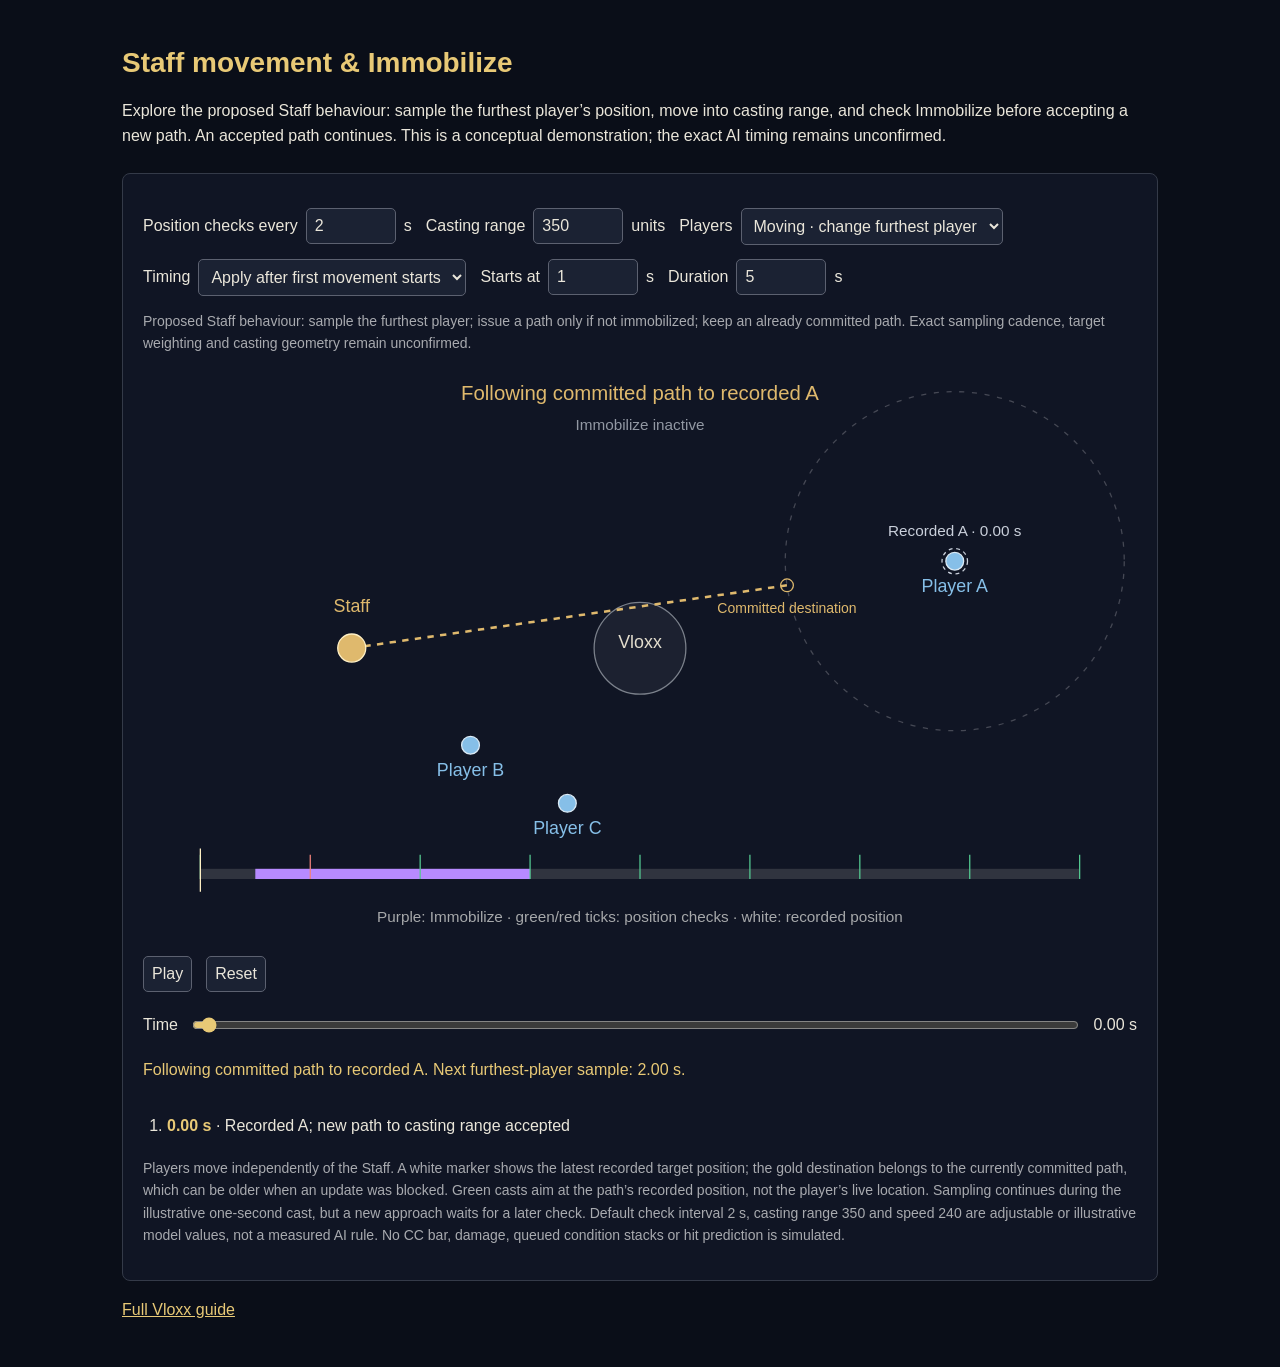
<file: staff-simulator.html>
<!doctype html>
<html lang="en"><head><meta charset="utf-8"><meta name="viewport" content="width=device-width,initial-scale=1"><title>Staff movement simulation · Vloxx</title><style>
:root{color-scheme:dark;font-family:'Segoe UI',Arial,sans-serif;background:#0a0e18;color:#eae6da}*{box-sizing:border-box}body{max-width:1080px;margin:0 auto;padding:28px 22px}h1{font-size:28px;color:#e8c976}p{line-height:1.6}a{color:#e8c976}.sim{background:#101524;border:1px solid #343a48;border-radius:8px;padding:20px;margin-top:24px}.controls{display:flex;align-items:center;flex-wrap:wrap;gap:14px;margin:14px 0}label{display:flex;align-items:center;gap:8px;flex-wrap:wrap;font-size:16px}button,input,select{font:inherit;color:inherit;background:#1b2233;border:1px solid #5c6170;border-radius:5px;padding:8px}button{cursor:pointer}input[type=number]{width:90px}input[type=range]{flex:1;min-width:120px;accent-color:#e8c976}svg{display:block;width:100%;height:auto}.simnote{color:#a8aaaf;font-size:14px}.status{padding:14px 0;line-height:1.5;color:#e8c976}.timeline{display:flex;gap:12px;align-items:center}.weapon-events{max-height:240px;overflow:auto;line-height:1.8;padding-left:24px}.weapon-events strong{color:#e8c976}@media(max-width:600px){body{padding:16px 12px}.sim{padding:12px}h1{font-size:24px}}
</style></head><body><h1>Staff movement &amp; Immobilize</h1><p>Explore the proposed Staff behaviour: sample the furthest player’s position, move into casting range, and check Immobilize before accepting a new path. An accepted path continues. This is a conceptual demonstration; the exact AI timing remains unconfirmed.</p><div class="sim"><div class="controls"><label>Position checks every <input id="weapon-interval" type="number" min="0.25" max="5" step="0.25" value="2"> s</label><label>Casting range <input id="weapon-range" type="number" min="100" max="600" step="25" value="350"> units</label><label>Players <select id="weapon-players"><option value="swap">Moving · change furthest player</option><option value="static">Stationary · isolate sampling</option></select></label></div><div class="controls"><label>Timing <select id="weapon-preset"><option value="during">Apply after first movement starts</option><option value="before">Apply before first approach</option><option value="handoff">Apply before the next check</option><option value="none">No Immobilize</option></select></label><label>Starts at <input id="weapon-imm-at" type="number" min="0" max="16" step="0.1" value="1"> s</label><label>Duration <input id="weapon-imm-duration" type="number" min="0" max="12" step="0.1" value="5"> s</label></div><p id="weapon-evidence" class="simnote"></p><svg id="weapon-map" viewBox="0 0 780 450" role="img" aria-label="Staff approaching player A then player B, with different Immobilize timings"></svg><div class="controls"><button id="weapon-play" type="button">Play</button><button id="weapon-reset" type="button">Reset</button></div><div class="timeline"><label for="weapon-time">Time</label><input id="weapon-time" type="range" min="0" max="16" step="0.02" value="0"><output id="weapon-clock">0.00 s</output></div><div id="weapon-status" class="status" aria-live="polite"></div><ol id="weapon-events" class="weapon-events"></ol><p class="simnote">Players move independently of the Staff. A white marker shows the latest recorded target position; the gold destination belongs to the currently committed path, which can be older when an update was blocked. Green casts aim at the path’s recorded position, not the player’s live location. Sampling continues during the illustrative one-second cast, but a new approach waits for a later check. Default check interval 2 s, casting range 350 and speed 240 are adjustable or illustrative model values, not a measured AI rule. No CC bar, damage, queued condition stacks or hit prediction is simulated.</p></div><p><a href="./">Full Vloxx guide</a></p><script src="weapon-movement-sim.js"></script></body></html>
</file>
